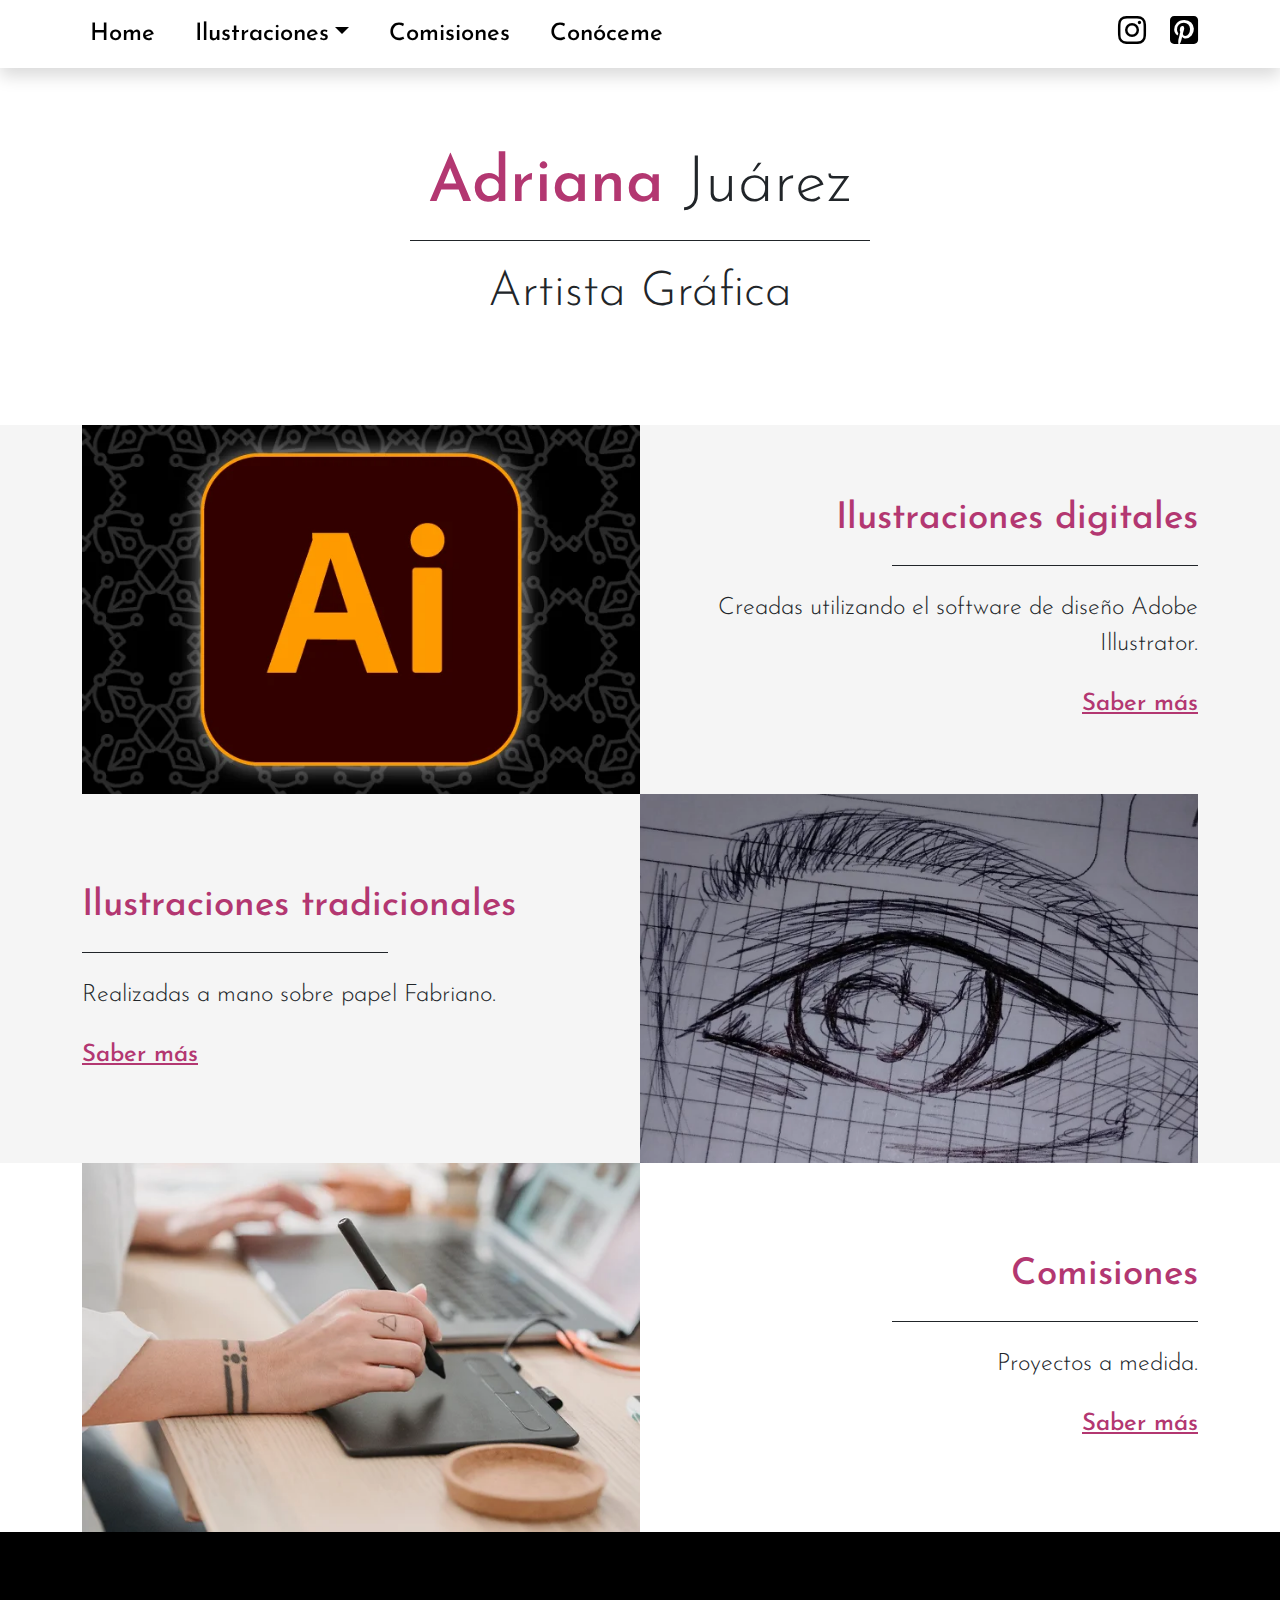
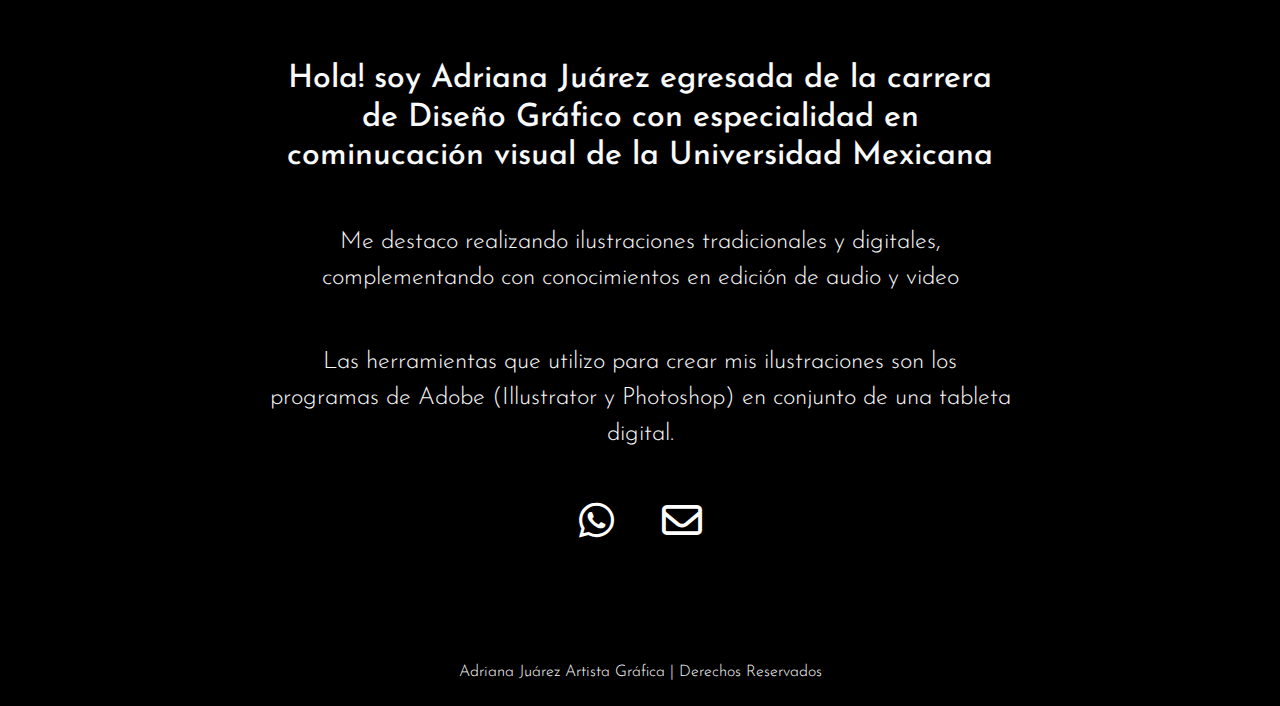
<file: index.html>
<!DOCTYPE html>
<html lang="es">
<head>
	<meta charset="UTF-8">
	<meta name="viewport" content="width=device-width, initial-scale=1.0">
	<title>Adriana Juárez | Artista Gráfica</title>

	<!-- CSS -->
	<link rel="stylesheet" href="css/estilos.css">
	<link rel="stylesheet" href="css/movil.css">
	<link rel="stylesheet" href="css/bootstrap.min.css">

	<!-- FONTAWESOME -->
	<link rel="stylesheet" href="https://cdnjs.cloudflare.com/ajax/libs/font-awesome/6.2.0/css/all.min.css">

	<!-- FAVICON -->
	<link rel="shortcut icon" href="icono.png" type="image/x-icon">	
</head>

<body>
	<!-- LOADING -->
    <div class="loading" id="loading">
        <div class="lds-dual-ring"></div>
    </div>

	<header>
		<!-- BARRA DE NAVEGACION -->
		<div id="barra" class="shadow">
			<div class="container">
				<nav class="navbar navbar-expand-lg navbar-light">
				  <div class="container-fluid">

				  	<!-- MARCA -->
				    <!--<a class="navbar-brand" href="#">Mi <span>Blog</span></a>-->

				    <!-- BURGER -->
				    <button class="navbar-toggler" type="button" data-bs-toggle="collapse" data-bs-target="#navbarSupportedContent" aria-controls="navbarSupportedContent" aria-expanded="false" aria-label="Toggle navigation">
				      <span class="navbar-toggler-icon"></span>
				    </button>

				    <!-- MENU -->
				    <div class="collapse navbar-collapse" id="navbarSupportedContent">
				    	<div class="row">
				    		<div class="col-md-6">
				    			<div class="cont-menu">
				    				<ul class="navbar-nav me-auto mb-2 mb-lg-0">
				    					<!-- LINK -->
				        				<li class="nav-item me-md-4">
				          					<a class="nav-link text-reset" aria-current="page" href="#">Home</a>
				        				</li>

				        				<!-- LINK -->
				       					<li class="nav-item me-md-4">
				          					<div class="dropdown">
  												<a class="nav-link text-reset dropdown-toggle" type="button" data-bs-toggle="dropdown" aria-expanded="false">Ilustraciones</a>
  												<ul class="dropdown-menu">
  													<li>
  														<a class="dropdown-item" href="#digital">Digitales</a>
  													</li>
  													<li>
  														<a class="dropdown-item" href="#tradicional">Tradicionales</a>
  													</li>
  												</ul>
											</div>
				        				</li>

				        				<!-- LINK -->
				        				<li class="nav-item me-md-4">
				          					<a class="nav-link text-reset" aria-current="page" href="#comision">Comisiones</a>
				        				</li>

				        				<!-- LINK -->
				        				<li class="nav-item">
				          					<a class="nav-link text-reset" aria-current="page" href="#conoceme">Conóceme</a>
				        				</li>
				    				</ul>
				    			</div>				
				    		</div>
				    		<div class="col-md-6">
				    			<div class="cont-redes">
				    				<ul class="navbar-nav">
							        	<li class="pe-md-4">
								        	<a href="https://www.instagram.com/adrijuarez_art/" target="_blank"><i class="fa-brands fa-instagram"></i></a>
								        </li>

								        <li>
								        	<a href="https://www.pinterest.com.mx/adrijuarez_art/?invite_code=f84b431695db41a396aef050c791cfa4&sender=751256918999340585" target="_blank"><i class="fa-brands fa-square-pinterest"></i></a>
								        </li>
							        </ul>
				    			</div>					
				    		</div>
				    	</div>		
				    </div>
				  </div>
				</nav>			
			</div>
		</div>

		<!-- BIENVENIDA -->
		<div id="bienvenida" class="d-flex flex-column justify-content-center align-items-center text-center">
			<div id="contenedor">
				<h1><span>Adriana</span> Juárez</h1>

				<hr>

				<p>Artista Gráfica</p>
				<div id="digital"></div>
			</div>
		</div>	
	</header>

	<!-- DIGITALES -->
	<section id="notaNon">
		<div class="container">
			<div class="row">
				<!-- IMG -->
				<div class="col-md-6">
					<img src="img/portadas/ilustrator.webp" alt="" class="w-100">
				</div>

				<!-- TEXTO -->
				<div class="col-md-6 d-flex flex-column justify-content-center align-items-end text-end ps-md-5 texto">
					<!-- TITULO -->
					<h2 class=""><span>Ilustraciones digitales</span></h2>

					<hr>

					<p class="mb-4">Creadas utilizando el software de diseño Adobe Illustrator.</p>

					<a href="ilustraciones-digitales.html">Saber más</a>
					<div id="tradicional"></div>
				</div>
			</div>
		</div>
	</section>

	<!-- TRADICIONALES -->
	<section id="notaPar">
		<div class="container">
			<div class="row">
				<!-- TEXTO -->
				<div class="col-md-6 d-flex flex-column justify-content-center align-items-start pe-md-5 order-2 order-md-1 texto">
					<!-- TITULO -->
					<h2 class=""><span>Ilustraciones tradicionales</span></h2>

					<hr>

					<p class="mb-4">Realizadas a mano sobre papel Fabriano.</p>

					<a href="ilustraciones-tradicionales.html">Saber más</a>
					<div id="comision"></div>
				</div>

				<!-- IMG -->
				<div class="col-md-6 order-1 order-md-2">
					<img src="img/portadas/tradicional.webp"  alt="" class="w-100">
				</div>
			</div>
		</div>
	</section>

	<!-- COMISIONES -->
	<section id="notaNon-comision">
		<div class="container">
			<div class="row">
				<!-- IMG -->
				<div class="col-md-6">
					<img src="img/portadas/comision.webp" alt="" class="w-100">
				</div>

				<!-- TEXTO -->
				<div class="col-md-6 d-flex flex-column justify-content-center align-items-end text-end ps-md-5 texto">
					<!-- TITULO -->
					<h2 class=""><span>Comisiones</span></h2>

					<hr>

					<p class="mb-4">Proyectos a medida.</p>

					<a href="comisiones.html">Saber más</a>
					<div id="conoceme"></div>
				</div>
			</div>
		</div>
	</section>

	<!-- ABOUT -->
	<section id="about" class="">
		<div class="container">

			<!-- TEXTO -->
			<div class="row">
				<!-- ESPACIO -->
				<div class="col-2"></div>

				<!-- CONTENEDOR -->
				<div class="col-md-8 d-flex flex-column justify-content-center align-items-center text-center text-light texto">
					<h2>Hola! soy <span>Adriana Juárez</span> egresada de la carrera de Diseño Gráfico con especialidad en cominucación visual de la Universidad Mexicana</h2>

					<p class="my-5">Me destaco realizando ilustraciones tradicionales y digitales, complementando con conocimientos en edición de audio y video</p>

					<p class="mb-5">Las herramientas que utilizo para crear mis ilustraciones son los programas de Adobe (Illustrator y Photoshop) en conjunto de una tableta digital.</p>

					<div id="iconosRedes" class="d-flex justify-content-center align-items-center">
						<!-- WHATTS -->
						<div>
							<a href=""><i class="fa-brands fa-whatsapp"></i></a>
						</div>

						<!-- CORREO -->
						<div class="ms-5">
							<a href=""><i class="fa-regular fa-envelope"></i></a>
						</div>
					</div>
				</div>

				<!-- ESPACIO -->
				<div class="col-2"></div>
			</div>
		</div>
	</section>

	<!-- FOOTER -->
	<footer id="footer" class="py-4">
		<div class="container">
			<div class="row">
				<div class="co-12 d-flex flex-column justify-content-center align-items-center text-center text-light">
					<h3 class="">Adriana Juárez Artista Gráfica | Derechos Reservados</h3>
				</div>
			</div>
		</div>
	</footer>


<!-- BOOTSTRAP Y POPPY -->
<script src="https://cdn.jsdelivr.net/npm/@popperjs/core@2.11.8/dist/umd/popper.min.js" integrity="sha384-I7E8VVD/ismYTF4hNIPjVp/Zjvgyol6VFvRkX/vR+Vc4jQkC+hVqc2pM8ODewa9r" crossorigin="anonymous"></script>
<script src="https://cdn.jsdelivr.net/npm/bootstrap@5.3.0/dist/js/bootstrap.min.js" integrity="sha384-fbbOQedDUMZZ5KreZpsbe1LCZPVmfTnH7ois6mU1QK+m14rQ1l2bGBq41eYeM/fS" crossorigin="anonymous"></script>
<script src="js/loading.js"></script>
</body>
</html>
</file>
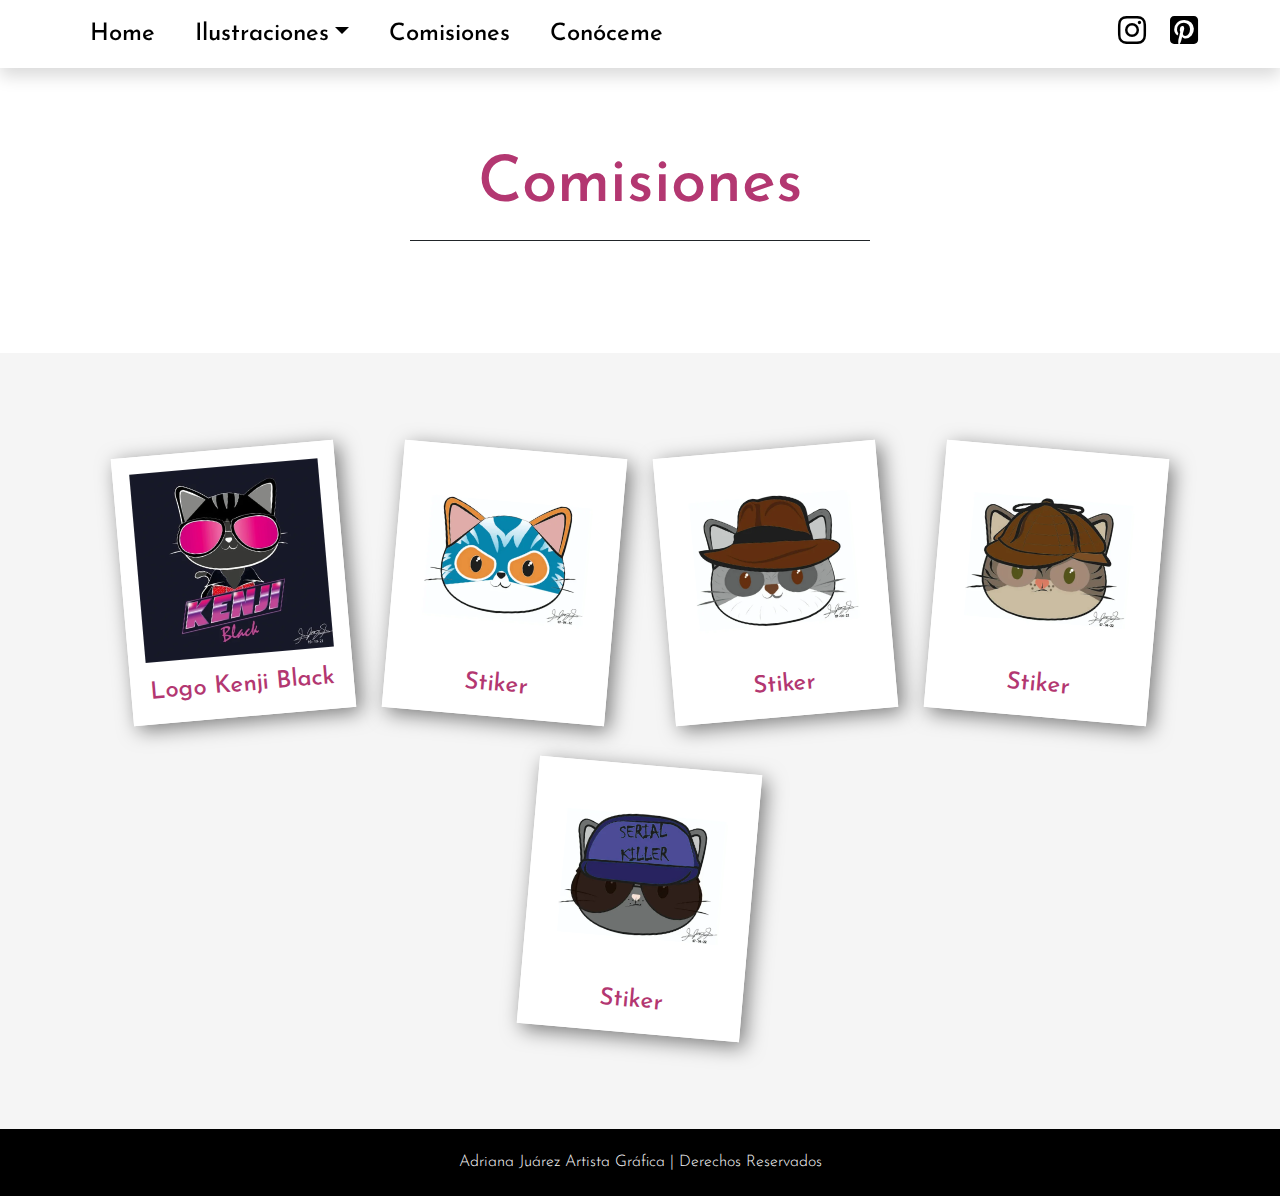
<file: comisiones.html>
<!DOCTYPE html>
<html lang="es">
<head>
	<meta charset="UTF-8">
	<meta name="viewport" content="width=device-width, initial-scale=1.0">
	<title>Comisiones | Adriana Juárez</title>

	<!-- CSS -->
	<link rel="stylesheet" href="css/estilos.css">
	<link rel="stylesheet" href="css/movil.css">
	<link rel="stylesheet" href="css/bootstrap.min.css">

	<!-- FONTAWESOME -->
	<link rel="stylesheet" href="https://cdnjs.cloudflare.com/ajax/libs/font-awesome/6.2.0/css/all.min.css">

	<!-- FAVICON -->
	<link rel="shortcut icon" href="icono.png" type="image/x-icon">	
</head>

<body>
	<!-- LOADING -->
    <div class="loading" id="loading">
        <div class="lds-dual-ring"></div>
    </div>

	<header>
		<!-- BARRA DE NAVEGACION -->
		<div id="barra" class="shadow">
			<div class="container">
				<nav class="navbar navbar-expand-lg navbar-light">
				  <div class="container-fluid">

				  	<!-- MARCA -->
				    <!--<a class="navbar-brand" href="#">Mi <span>Blog</span></a>-->

				    <!-- BURGER -->
				    <button class="navbar-toggler" type="button" data-bs-toggle="collapse" data-bs-target="#navbarSupportedContent" aria-controls="navbarSupportedContent" aria-expanded="false" aria-label="Toggle navigation">
				      <span class="navbar-toggler-icon"></span>
				    </button>

				    <!-- MENU -->
				    <div class="collapse navbar-collapse" id="navbarSupportedContent">
				    	<div class="row">
				    		<div class="col-md-6">
				    			<div class="cont-menu">
				    				<ul class="navbar-nav me-auto mb-2 mb-lg-0">
				    					<!-- LINK -->
				        				<li class="nav-item me-md-4">
				          					<a class="nav-link text-reset" aria-current="page" href="index.html">Home</a>
				        				</li>

				        				<!-- LINK -->
				       					<li class="nav-item me-md-4">
				          					<div class="dropdown">
  												<a class="nav-link text-reset dropdown-toggle" type="button" data-bs-toggle="dropdown" aria-expanded="false">Ilustraciones</a>
  												<ul class="dropdown-menu">
  													<li>
  														<a class="dropdown-item" href="index.html#digital">Digitales</a>
  													</li>
  													<li>
  														<a class="dropdown-item" href="index.html#tradicional">Tradicionales</a>
  													</li>
  												</ul>
											</div>
				        				</li>

				        				<!-- LINK -->
				        				<li class="nav-item me-md-4">
				          					<a class="nav-link text-reset" aria-current="page" href="index.html#comision">Comisiones</a>
				        				</li>

				        				<!-- LINK -->
				        				<li class="nav-item">
				          					<a class="nav-link text-reset" aria-current="page" href="index.html#about">Conóceme</a>
				        				</li>
				    				</ul>
				    			</div>				
				    		</div>
				    		<div class="col-md-6">
				    			<div class="cont-redes">
				    				<ul class="navbar-nav">
							        	<li class="pe-md-4">
								        	<a href="https://www.instagram.com/adrijuarez_art/" target="_blank"><i class="fa-brands fa-instagram"></i></a>
								        </li>

								        <li>
								        	<a href="https://www.pinterest.com.mx/adrijuarez_art/?invite_code=f84b431695db41a396aef050c791cfa4&sender=751256918999340585" target="_blank"><i class="fa-brands fa-square-pinterest"></i></a>
								        </li>
							        </ul>
				    			</div>					
				    		</div>
				    	</div>		
				    </div>
				  </div>
				</nav>			
			</div>
		</div>

		<!-- BIENVENIDA -->
		<div id="bienvenida" class="d-flex flex-column justify-content-center align-items-center text-center">
			<div id="contenedor">
				<h1><span>Comisiones</h1>

				<hr>
			</div>
		</div>	
	</header>

	<!-- BIENVENIDA -->
	<section id="digitales" class="digitales">
		<div class="container">
			<!-- CONTENEDOR -->
			<div class="" id="cuadro">
				<div class="contenedor">
					<div class="galeria">
						<!-- IMG -->
						<div class="IMG" id="IMG">
							<a type="button" data-bs-toggle="modal" data-bs-target="#papas-digital">
								<div class="row" id="foto">
									<img src="img/comisiones/c-01.webp" alt="">
								</div>

								<div class="row text-center py-3 bg-white">
									<h3>Logo Kenji Black</h3>
								</div>
							</a>
						</div>

						<!-- FOTOSUN -->
						<div class="IMG" id="IMG2">
							<a type="button" data-bs-toggle="modal" data-bs-target="#limon-digital">
								<div class="row" id="foto">
									<img src="img/comisiones/c-02.webp" alt="">
								</div>

								<div class="row text-center py-3 bg-white">
									<h3>Stiker</h3>
								</div>
							</a>
						</div>

						<!-- TP-LINK -->
						<div class="IMG" id="IMG">
							<a type="button" data-bs-toggle="modal" data-bs-target="#homero-digital">
								<div class="row" id="foto">
									<img src="img/comisiones/c-03.webp" alt="">
								</div>

								<div class="row text-center py-3 bg-white">
									<h3>Stiker</h3>
								</div>
							</a>
						</div>

						<!-- FOTOSUN -->
						<div class="IMG" id="IMG2">
							<a type="button" data-bs-toggle="modal" data-bs-target="#mario-digital">
								<div class="row" id="foto">
									<img src="img/comisiones/c-04.webp" alt="">
								</div>

								<div class="row text-center py-3 bg-white">
									<h3>Stiker</h3>
								</div>
							</a>
						</div>

						<!-- FOTOSUN -->
						<div class="IMG" id="IMG2">
							<a type="button" data-bs-toggle="modal" data-bs-target="#comision05">
								<div class="row" id="foto">
									<img src="img/comisiones/c-05.webp" alt="">
								</div>

								<div class="row text-center py-3 bg-white">
									<h3>Stiker</h3>
								</div>
							</a>
						</div>
					</div>
				</div>
			</div>
		</div>

		<!-- MODALES -->
		<!-- IMG -->
		<div class="modal fade" id="papas-digital" tabindex="-1" aria-labelledby="exampleModalLabel" aria-hidden="true">
			<div class="modal-dialog modal-dialog-centered">
				<div class="modal-content">
					<div class="modal-header px-4">
						<div class="row" >
							<div class="col-4" id="titulo">
								<h5 class="modal-title " id="exampleModalLabel">Logo Kenji Black</h5>
							</div>
							<div class="col-4" id="like">
								<a href="">Like</a>
							</div>
							<div class="col-4" id="btn-close">
								<a type="button" class="btn-close" data-bs-dismiss="modal" aria-label="Close"></a>
							</div>
						</div>
					</div>
								
					<div class="modal-body text-center">
						<img src="img/comisiones/c-01.webp" class="w-100" alt="">
					</div>
				</div>
			</div>
		</div>

		<!-- IMG -->
		<div class="modal fade" id="limon-digital" tabindex="-1" aria-labelledby="exampleModalLabel" aria-hidden="true">
			<div class="modal-dialog modal-dialog-centered">
				<div class="modal-content">
					<div class="modal-header px-4">
						<div class="row" >
							<div class="col-4" id="titulo">
								<h5 class="modal-title " id="exampleModalLabel">Stiker</h5>
							</div>
							<div class="col-4" id="like">
								<a href="">Like</a>
							</div>
							<div class="col-4" id="btn-close">
								<a type="button" class="btn-close" data-bs-dismiss="modal" aria-label="Close"></a>
							</div>
						</div>
					</div>
								
					<div class="modal-body text-center">
						<img src="img/comisiones/c-02.webp" class="w-100" alt="">
					</div>
				</div>
			</div>
		</div>

		<!-- IMG -->
		<div class="modal fade" id="homero-digital" tabindex="-1" aria-labelledby="exampleModalLabel" aria-hidden="true">
			<div class="modal-dialog modal-dialog-centered">
				<div class="modal-content">
					<div class="modal-header px-4">
						<div class="row" >
							<div class="col-4" id="titulo">
								<h5 class="modal-title " id="exampleModalLabel">Stiker</h5>
							</div>
							<div class="col-4" id="like">
								<a href="">Like</a>
							</div>
							<div class="col-4" id="btn-close">
								<a type="button" class="btn-close" data-bs-dismiss="modal" aria-label="Close"></a>
							</div>
						</div>
					</div>
								
					<div class="modal-body text-center">
						<img src="img/comisiones/c-03.webp" class="w-100" alt="">
					</div>
				</div>
			</div>
		</div>

		<!-- IMG -->
		<div class="modal fade" id="mario-digital" tabindex="-1" aria-labelledby="exampleModalLabel" aria-hidden="true">
			<div class="modal-dialog modal-dialog-centered">
				<div class="modal-content">
					<div class="modal-header px-4">
						<div class="row" >
							<div class="col-4" id="titulo">
								<h5 class="modal-title " id="exampleModalLabel">Stiker</h5>
							</div>
							<div class="col-4" id="like">
								<a href="">Like</a>
							</div>
							<div class="col-4" id="btn-close">
								<a type="button" class="btn-close" data-bs-dismiss="modal" aria-label="Close"></a>
							</div>
						</div>
					</div>
								
					<div class="modal-body text-center">
						<img src="img/comisiones/c-04.webp" class="w-100" alt="">
					</div>
				</div>
			</div>
		</div>

		<!-- IMG -->
		<div class="modal fade" id="comision05" tabindex="-1" aria-labelledby="exampleModalLabel" aria-hidden="true">
			<div class="modal-dialog modal-dialog-centered">
				<div class="modal-content">
					<div class="modal-header px-4">
						<div class="row" >
							<div class="col-4" id="titulo">
								<h5 class="modal-title " id="exampleModalLabel">Stiker</h5>
							</div>
							<div class="col-4" id="like">
								<a href="">Like</a>
							</div>
							<div class="col-4" id="btn-close">
								<a type="button" class="btn-close" data-bs-dismiss="modal" aria-label="Close"></a>
							</div>
						</div>
					</div>
								
					<div class="modal-body text-center">
						<img src="img/comisiones/c-05.webp" class="w-100" alt="">
					</div>
				</div>
			</div>
		</div>
	</section>

	

	<!-- FOOTER -->
	<footer id="footer" class="py-4">
		<div class="container">
			<div class="row">
				<div class="co-12 d-flex flex-column justify-content-center align-items-center text-center text-light">
					<h3 class="">Adriana Juárez Artista Gráfica | Derechos Reservados</h3>
				</div>
			</div>
		</div>
	</footer>


<!-- BOOTSTRAP Y POPPY -->
<script src="https://cdn.jsdelivr.net/npm/@popperjs/core@2.11.8/dist/umd/popper.min.js" integrity="sha384-I7E8VVD/ismYTF4hNIPjVp/Zjvgyol6VFvRkX/vR+Vc4jQkC+hVqc2pM8ODewa9r" crossorigin="anonymous"></script>
<script src="https://cdn.jsdelivr.net/npm/bootstrap@5.3.0/dist/js/bootstrap.min.js" integrity="sha384-fbbOQedDUMZZ5KreZpsbe1LCZPVmfTnH7ois6mU1QK+m14rQ1l2bGBq41eYeM/fS" crossorigin="anonymous"></script>
<script src="js/loading.js"></script>
</body>
</html>
</file>
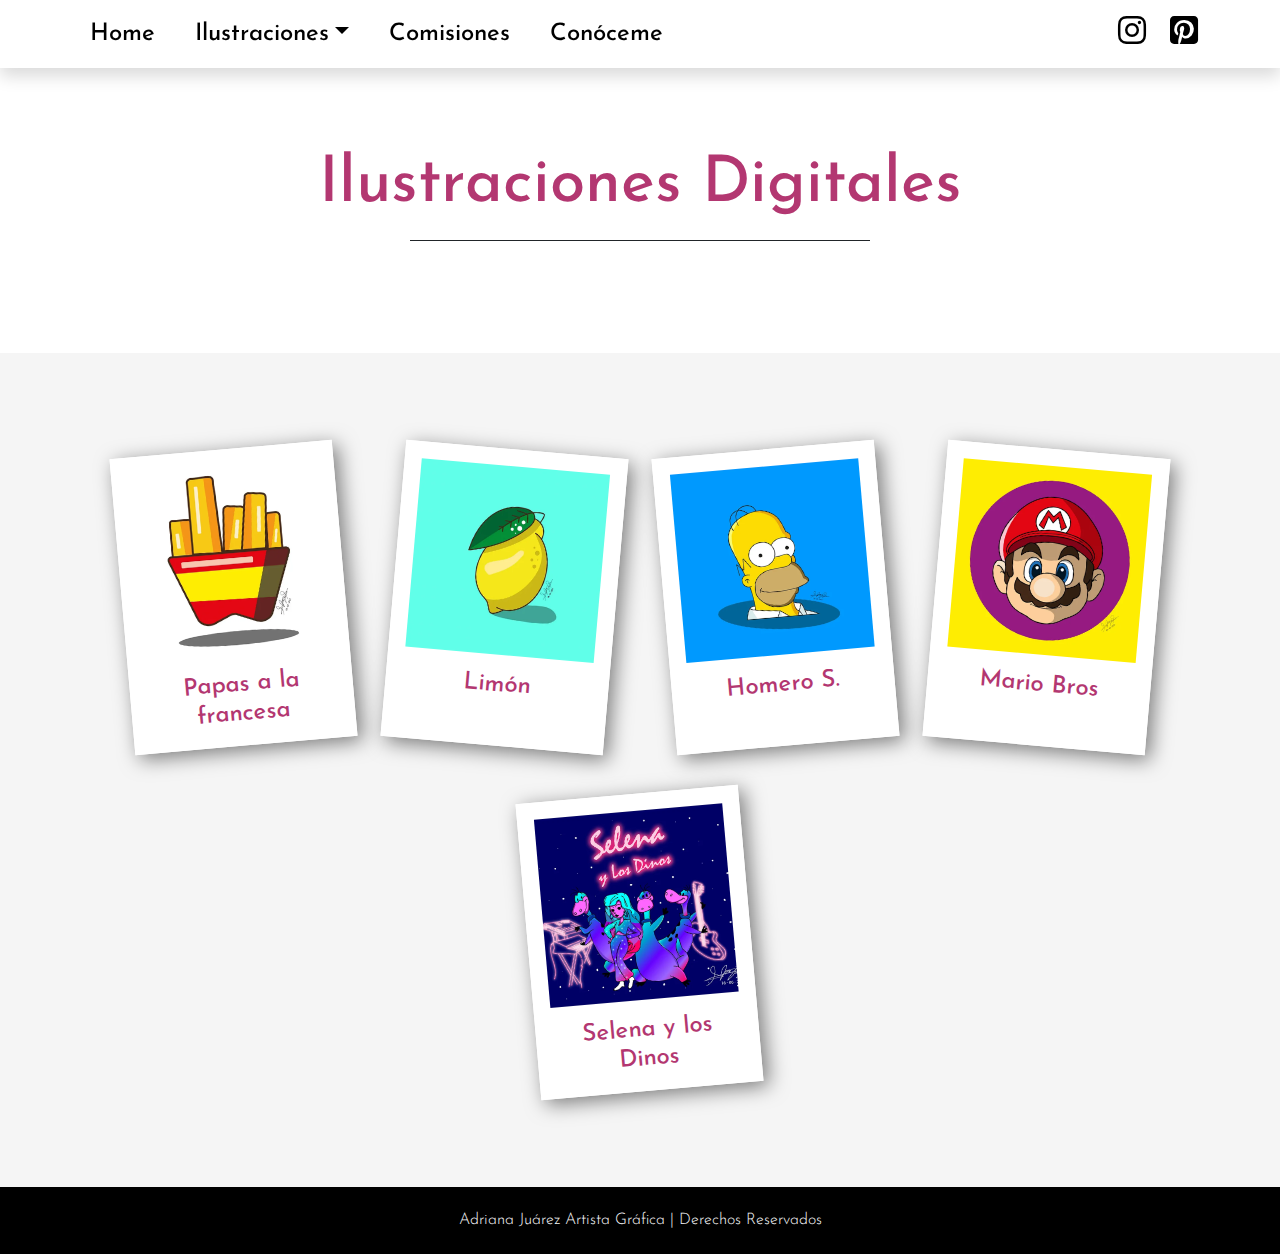
<file: ilustraciones-digitales.html>
<!DOCTYPE html>
<html lang="es">
<head>
	<meta charset="UTF-8">
	<meta name="viewport" content="width=device-width, initial-scale=1.0">
	<title>Ilustraciones Digitales | Adriana Juárez</title>

	<!-- CSS -->
	<link rel="stylesheet" href="css/estilos.css">
	<link rel="stylesheet" href="css/movil.css">
	<link rel="stylesheet" href="css/bootstrap.min.css">

	<!-- FONTAWESOME -->
	<link rel="stylesheet" href="https://cdnjs.cloudflare.com/ajax/libs/font-awesome/6.2.0/css/all.min.css">

	<!-- FAVICON -->
	<link rel="shortcut icon" href="icono.png" type="image/x-icon">	
</head>

<body>
	<!-- LOADING -->
    <div class="loading" id="loading">
        <div class="lds-dual-ring"></div>
    </div>

	<header>
		<!-- BARRA DE NAVEGACION -->
		<div id="barra" class="shadow">
			<div class="container">
				<nav class="navbar navbar-expand-lg navbar-light">
				  <div class="container-fluid">

				  	<!-- MARCA -->
				    <!--<a class="navbar-brand" href="#">Mi <span>Blog</span></a>-->

				    <!-- BURGER -->
				    <button class="navbar-toggler" type="button" data-bs-toggle="collapse" data-bs-target="#navbarSupportedContent" aria-controls="navbarSupportedContent" aria-expanded="false" aria-label="Toggle navigation">
				      <span class="navbar-toggler-icon"></span>
				    </button>

				    <!-- MENU -->
				    <div class="collapse navbar-collapse" id="navbarSupportedContent">
				    	<div class="row">
				    		<div class="col-md-6">
				    			<div class="cont-menu">
				    				<ul class="navbar-nav me-auto mb-2 mb-lg-0">
				    					<!-- LINK -->
				        				<li class="nav-item me-md-4">
				          					<a class="nav-link text-reset" aria-current="page" href="index.html">Home</a>
				        				</li>

				        				<!-- LINK -->
				       					<li class="nav-item me-md-4">
				          					<div class="dropdown">
  												<a class="nav-link text-reset dropdown-toggle" type="button" data-bs-toggle="dropdown" aria-expanded="false">Ilustraciones</a>
  												<ul class="dropdown-menu">
  													<li>
  														<a class="dropdown-item" href="index.html#digital">Digitales</a>
  													</li>
  													<li>
  														<a class="dropdown-item" href="index.html#tradicional">Tradicionales</a>
  													</li>
  												</ul>
											</div>
				        				</li>

				        				<!-- LINK -->
				        				<li class="nav-item me-md-4">
				          					<a class="nav-link text-reset" aria-current="page" href="index.html#comision">Comisiones</a>
				        				</li>

				        				<!-- LINK -->
				        				<li class="nav-item">
				          					<a class="nav-link text-reset" aria-current="page" href="index.html#about">Conóceme</a>
				        				</li>
				    				</ul>
				    			</div>				
				    		</div>
				    		<div class="col-md-6">
				    			<div class="cont-redes">
				    				<ul class="navbar-nav">
							        	<li class="pe-md-4">
								        	<a href="https://www.instagram.com/adrijuarez_art/" target="_blank"><i class="fa-brands fa-instagram"></i></a>
								        </li>

								        <li>
								        	<a href="https://www.pinterest.com.mx/adrijuarez_art/?invite_code=f84b431695db41a396aef050c791cfa4&sender=751256918999340585" target="_blank"><i class="fa-brands fa-square-pinterest"></i></a>
								        </li>
							        </ul>
				    			</div>					
				    		</div>
				    	</div>		
				    </div>
				  </div>
				</nav>			
			</div>
		</div>

		<!-- BIENVENIDA -->
		<div id="bienvenida" class="d-flex flex-column justify-content-center align-items-center text-center">
			<div id="contenedor">
				<h1><span>Ilustraciones Digitales</h1>

				<hr>
			</div>
		</div>	
	</header>

	<!-- BIENVENIDA -->
	<section id="digitales" class="digitales">
		<div class="container">
			<!-- CONTENEDOR -->
			<div class="" id="cuadro">
				<div class="contenedor">
					<div class="galeria">
						<!-- IMG -->
						<div class="IMG" id="IMG">
							<a type="button" data-bs-toggle="modal" data-bs-target="#papas-digital">
								<div class="row" id="foto">
									<img src="img/digitales/d-01.webp" alt="">
								</div>

								<div class="row text-center py-3 bg-white">
									<h3>Papas a la francesa</h3>
								</div>
							</a>
						</div>

						<!-- IMG -->
						<div class="IMG" id="IMG2">
							<a type="button" data-bs-toggle="modal" data-bs-target="#limon-digital">
								<div class="row" id="foto">
									<img src="img/digitales/d-02.webp" alt="">
								</div>

								<div class="row text-center py-3 bg-white">
									<h3>Limón</h3>
								</div>
							</a>
						</div>

						<!-- IMG -->
						<div class="IMG" id="IMG">
							<a type="button" data-bs-toggle="modal" data-bs-target="#homero-digital">
								<div class="row" id="foto">
									<img src="img/digitales/d-03.webp" alt="">
								</div>

								<div class="row text-center py-3 bg-white">
									<h3>Homero S.</h3>
								</div>
							</a>
						</div>

						<!-- IMG -->
						<div class="IMG" id="IMG2">
							<a type="button" data-bs-toggle="modal" data-bs-target="#mario-digital">
								<div class="row" id="foto">
									<img src="img/digitales/d-04.webp" alt="">
								</div>

								<div class="row text-center py-3 bg-white">
									<h3>Mario Bros</h3>
								</div>
							</a>
						</div>

						<!-- +++ -->

						<!-- IMG -->
						<div class="IMG" id="IMG">
							<a type="button" data-bs-toggle="modal" data-bs-target="#selena">
								<div class="row" id="foto">
									<img src="img/digitales/d-05.webp" alt="">
								</div>

								<div class="row text-center py-3 bg-white">
									<h3>Selena y los Dinos</h3>
								</div>
							</a>
						</div>
					</div>
				</div>
			</div>
		</div>

		<!-- MODALES -->
		<!-- IMG -->
		<div class="modal fade" id="papas-digital" tabindex="-1" aria-labelledby="exampleModalLabel" aria-hidden="true">
			<div class="modal-dialog modal-dialog-centered">
				<div class="modal-content">
					<div class="modal-header px-4">
						<div class="row" >
							<!--<div class="col-4" id="titulo">
								<h5 class="modal-title " id="exampleModalLabel">Papas a la francesa</h5>
							</div>-->
							<div class="col-6" id="titulo">
								<a href="https://www.instagram.com/p/CrbtFwROG6K/" target="_blank">Dale like</a>
							</div>
							<div class="col-6" id="btn-close">
								<a type="button" class="btn-close" data-bs-dismiss="modal" aria-label="Close"></a>
							</div>
						</div>
					</div>
								
					<div class="modal-body text-center">
						<img src="img/digitales/d-01.webp" class="w-100" alt="">
					</div>
				</div>
			</div>
		</div>

		<!-- IMG -->
		<div class="modal fade" id="limon-digital" tabindex="-1" aria-labelledby="exampleModalLabel" aria-hidden="true">
			<div class="modal-dialog modal-dialog-centered">
				<div class="modal-content">
					<div class="modal-header px-4">
						<div class="row" >
							<!--<div class="col-4" id="titulo">
								<h5 class="modal-title " id="exampleModalLabel">Limón</h5>
							</div>-->
							<div class="col-6" id="titulo">
								<a href="https://www.instagram.com/p/Cr_r_vpuiny/" target="_blank">Dale like</a>
							</div>
							<div class="col-6" id="btn-close">
								<a type="button" class="btn-close" data-bs-dismiss="modal" aria-label="Close"></a>
							</div>
						</div>
					</div>
								
					<div class="modal-body text-center">
						<img src="img/digitales/d-02.webp" class="w-100" alt="">
					</div>
				</div>
			</div>
		</div>

		<!-- IMG -->
		<div class="modal fade" id="homero-digital" tabindex="-1" aria-labelledby="exampleModalLabel" aria-hidden="true">
			<div class="modal-dialog modal-dialog-centered">
				<div class="modal-content">
					<div class="modal-header px-4">
						<div class="row" >
							<!--<div class="col-4" id="titulo">
								<h5 class="modal-title " id="exampleModalLabel">Homero S.</h5>
							</div>-->
							<div class="col-md-6" id="titulo">
								<a href="https://www.instagram.com/p/Cso5JsYOLwa/" target="_blank">Dale Like</a>
							</div>
							<div class="col-md-6" id="btn-close">
								<a type="button" class="btn-close" data-bs-dismiss="modal" aria-label="Close"></a>
							</div>
						</div>
					</div>
								
					<div class="modal-body text-center">
						<img src="img/digitales/d-03.webp" class="w-100" alt="">
					</div>
				</div>
			</div>
		</div>

		<!-- IMG -->
		<div class="modal fade" id="mario-digital" tabindex="-1" aria-labelledby="exampleModalLabel" aria-hidden="true">
			<div class="modal-dialog modal-dialog-centered">
				<div class="modal-content">
					<div class="modal-header px-4">
						<div class="row" >
							<!--<div class="col-4" id="titulo">
								<h5 class="modal-title " id="exampleModalLabel">Mario Bros</h5>
							</div>-->
							<div class="col-md-6" id="titulo">
								<a href="https://www.instagram.com/p/CtNErPXuwSb/?utm_source=ig_web_copy_link&igshid=MzRlODBiNWFlZA==" target="_blank">Dale like</a>
							</div>
							<div class="col-md-6" id="btn-close">
								<a type="button" class="btn-close" data-bs-dismiss="modal" aria-label="Close"></a>
							</div>
						</div>
					</div>
								
					<div class="modal-body text-center">
						<img src="img/digitales/d-04.webp" class="w-100" alt="">
					</div>
				</div>
			</div>
		</div>

		<!-- IMG -->
		<div class="modal fade" id="selena" tabindex="-1" aria-labelledby="exampleModalLabel" aria-hidden="true">
			<div class="modal-dialog modal-dialog-centered">
				<div class="modal-content">
					<div class="modal-header px-4">
						<div class="row" >
							<!--<div class="col-4" id="titulo">
								<h5 class="modal-title " id="exampleModalLabel">Mario Bros</h5>
							</div>-->
							<div class="col-md-6" id="titulo">
								<a href="https://www.instagram.com/p/CBg7rzzJnwi/" target="_blank">Dale like</a>
							</div>
							<div class="col-md-6" id="btn-close">
								<a type="button" class="btn-close" data-bs-dismiss="modal" aria-label="Close"></a>
							</div>
						</div>
					</div>
								
					<div class="modal-body text-center">
						<img src="img/digitales/d-05.webp" class="w-100" alt="">
					</div>
				</div>
			</div>
		</div>
	</section>

	

	<!-- FOOTER -->
	<footer id="footer" class="py-4">
		<div class="container">
			<div class="row">
				<div class="co-12 d-flex flex-column justify-content-center align-items-center text-center text-light">
					<h3 class="">Adriana Juárez Artista Gráfica | Derechos Reservados</h3>
				</div>
			</div>
		</div>
	</footer>


<!-- BOOTSTRAP Y POPPY -->
<script src="https://cdn.jsdelivr.net/npm/@popperjs/core@2.11.8/dist/umd/popper.min.js" integrity="sha384-I7E8VVD/ismYTF4hNIPjVp/Zjvgyol6VFvRkX/vR+Vc4jQkC+hVqc2pM8ODewa9r" crossorigin="anonymous"></script>
<script src="https://cdn.jsdelivr.net/npm/bootstrap@5.3.0/dist/js/bootstrap.min.js" integrity="sha384-fbbOQedDUMZZ5KreZpsbe1LCZPVmfTnH7ois6mU1QK+m14rQ1l2bGBq41eYeM/fS" crossorigin="anonymous"></script>
<script src="js/loading.js"></script>
</body>
</html>
</file>
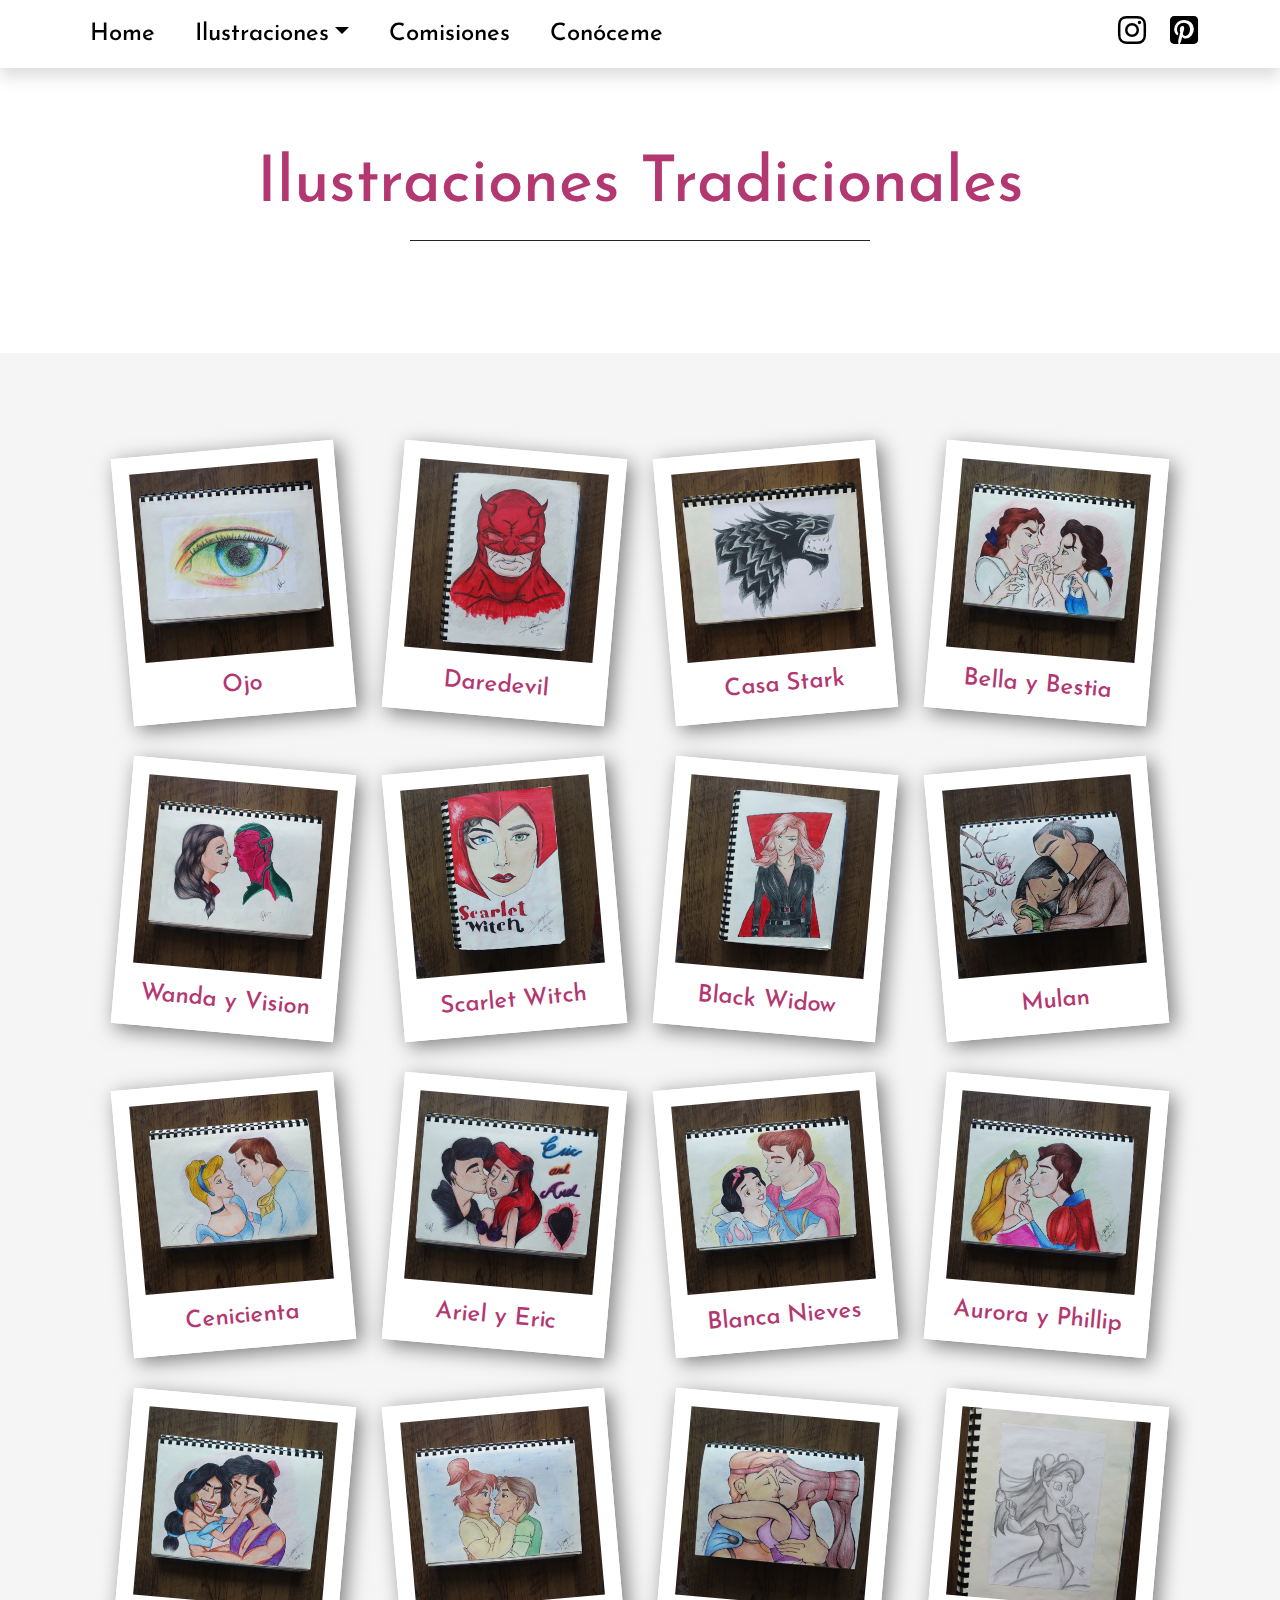
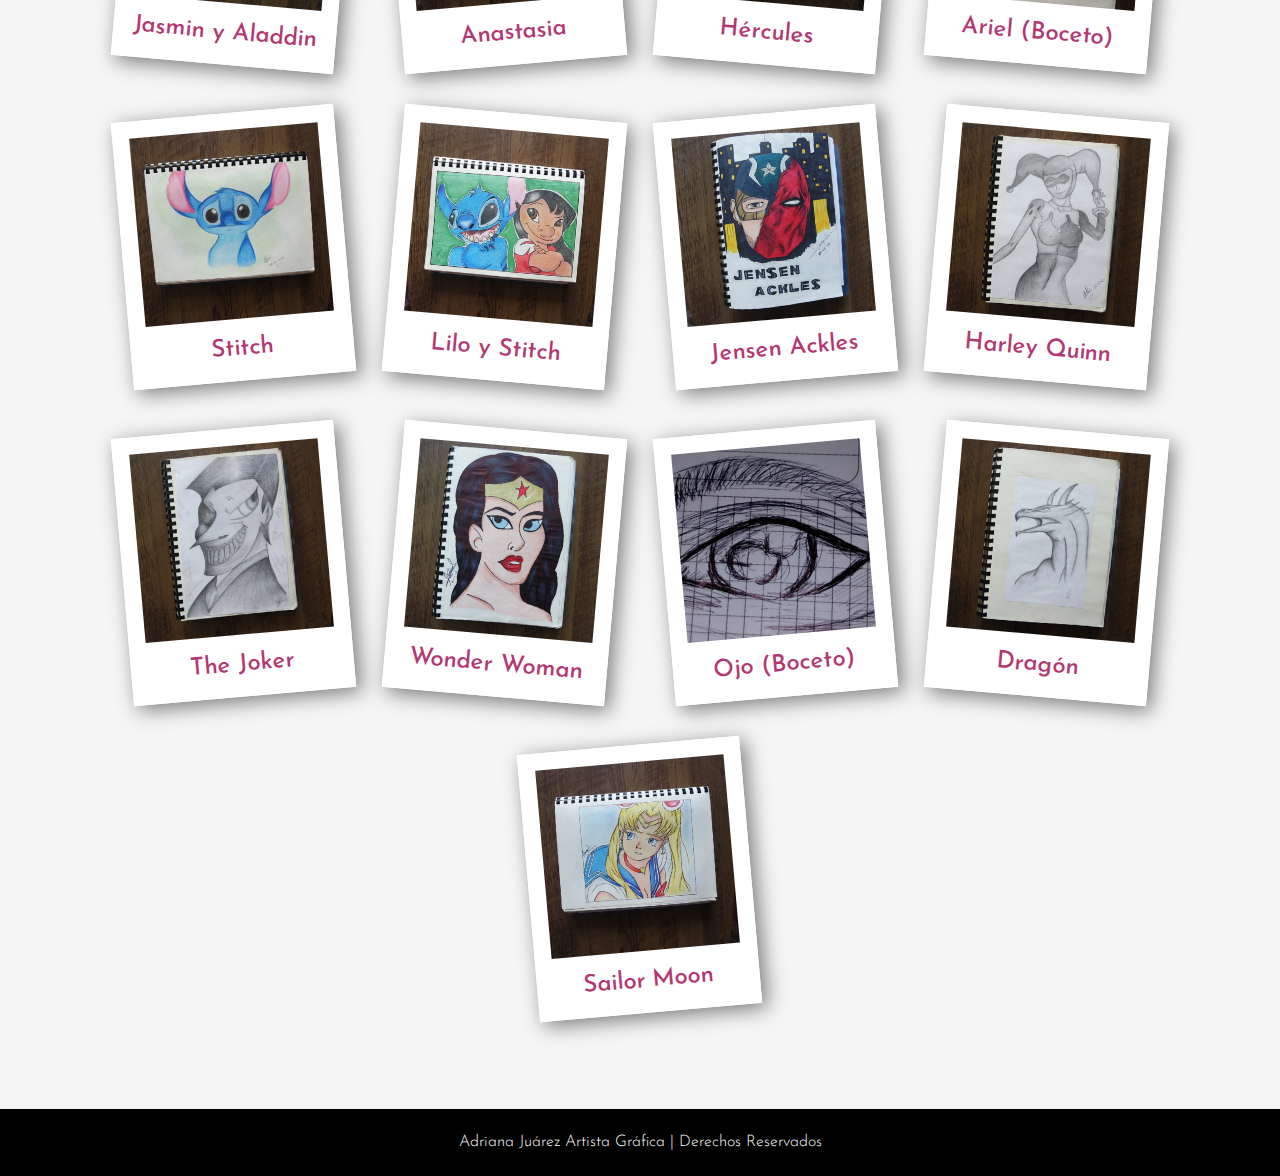
<file: ilustraciones-tradicionales.html>
<!DOCTYPE html>
<html lang="es">
<head>
	<meta charset="UTF-8">
	<meta name="viewport" content="width=device-width, initial-scale=1.0">
	<title>Ilustraciones Tradicionales | Adriana Juárez</title>

	<!-- CSS -->
	<link rel="stylesheet" href="css/estilos.css">
	<link rel="stylesheet" href="css/movil.css">
	<link rel="stylesheet" href="css/bootstrap.min.css">

	<!-- FONTAWESOME -->
	<link rel="stylesheet" href="https://cdnjs.cloudflare.com/ajax/libs/font-awesome/6.2.0/css/all.min.css">

	<!-- FAVICON -->
	<link rel="shortcut icon" href="icono.png" type="image/x-icon">	
</head>

<body>
	<!-- LOADING -->
    <div class="loading" id="loading">
        <div class="lds-dual-ring"></div>
    </div>

	<header>
		<!-- BARRA DE NAVEGACION -->
		<div id="barra" class="shadow">
			<div class="container">
				<nav class="navbar navbar-expand-lg navbar-light">
				  <div class="container-fluid">

				  	<!-- MARCA -->
				    <!--<a class="navbar-brand" href="#">Mi <span>Blog</span></a>-->

				    <!-- BURGER -->
				    <button class="navbar-toggler" type="button" data-bs-toggle="collapse" data-bs-target="#navbarSupportedContent" aria-controls="navbarSupportedContent" aria-expanded="false" aria-label="Toggle navigation">
				      <span class="navbar-toggler-icon"></span>
				    </button>

				    <!-- MENU -->
				    <div class="collapse navbar-collapse" id="navbarSupportedContent">
				    	<div class="row">
				    		<div class="col-md-6">
				    			<div class="cont-menu">
				    				<ul class="navbar-nav me-auto mb-2 mb-lg-0">
				    					<!-- LINK -->
				        				<li class="nav-item me-md-4">
				          					<a class="nav-link text-reset" aria-current="page" href="index.html">Home</a>
				        				</li>

				        				<!-- LINK -->
				       					<li class="nav-item me-md-4">
				          					<div class="dropdown">
  												<a class="nav-link text-reset dropdown-toggle" type="button" data-bs-toggle="dropdown" aria-expanded="false">Ilustraciones</a>
  												<ul class="dropdown-menu">
  													<li>
  														<a class="dropdown-item" href="index.html#digital">Digitales</a>
  													</li>
  													<li>
  														<a class="dropdown-item" href="index.html#tradicional">Tradicionales</a>
  													</li>
  												</ul>
											</div>
				        				</li>

				        				<!-- LINK -->
				        				<li class="nav-item me-md-4">
				          					<a class="nav-link text-reset" aria-current="page" href="index.html#comision">Comisiones</a>
				        				</li>

				        				<!-- LINK -->
				        				<li class="nav-item">
				          					<a class="nav-link text-reset" aria-current="page" href="index.html#about">Conóceme</a>
				        				</li>
				    				</ul>
				    			</div>				
				    		</div>
				    		<div class="col-md-6">
				    			<div class="cont-redes">
				    				<ul class="navbar-nav">
							        	<li class="pe-md-4">
								        	<a href="https://www.instagram.com/adrijuarez_art/" target="_blank"><i class="fa-brands fa-instagram"></i></a>
								        </li>

								        <li>
								        	<a href="https://www.pinterest.com.mx/adrijuarez_art/?invite_code=f84b431695db41a396aef050c791cfa4&sender=751256918999340585" target="_blank"><i class="fa-brands fa-square-pinterest"></i></a>
								        </li>
							        </ul>
				    			</div>					
				    		</div>
				    	</div>		
				    </div>
				  </div>
				</nav>			
			</div>
		</div>

		<!-- BIENVENIDA -->
		<div id="bienvenida" class="d-flex flex-column justify-content-center align-items-center text-center">
			<div id="contenedor">
				<h1><span>Ilustraciones Tradicionales</h1>

				<hr>
			</div>
		</div>	
	</header>

	<!-- BIENVENIDA -->
	<section id="digitales" class="digitales">
		<div class="container">
			<!-- CONTENEDOR -->
			<div class="" id="cuadro">
				<div class="contenedor">
					<div class="galeria">
						<!-- IMG -->
						<div class="IMG" id="IMG">
							<a type="button" data-bs-toggle="modal" data-bs-target="#papas-digital">
								<div class="row" id="foto">
									<img src="img/tradicionales/t-01.webp" alt="">
								</div>

								<div class="row text-center py-3 bg-white">
									<h3>Ojo</h3>
								</div>
							</a>
						</div>

						<!-- IMG -->
						<div class="IMG" id="IMG2">
							<a type="button" data-bs-toggle="modal" data-bs-target="#limon-digital">
								<div class="row" id="foto">
									<img src="img/tradicionales/t-02.webp" alt="">
								</div>

								<div class="row text-center py-3 bg-white">
									<h3>Daredevil</h3>
								</div>
							</a>
						</div>

						<!-- IMG -->
						<div class="IMG" id="IMG">
							<a type="button" data-bs-toggle="modal" data-bs-target="#homero-digital">
								<div class="row" id="foto">
									<img src="img/tradicionales/t-03.webp" alt="">
								</div>

								<div class="row text-center py-3 bg-white">
									<h3>Casa Stark</h3>
								</div>
							</a>
						</div>

						<!-- IMG -->
						<div class="IMG" id="IMG2">
							<a type="button" data-bs-toggle="modal" data-bs-target="#mario-digital">
								<div class="row" id="foto">
									<img src="img/tradicionales/t-04.webp" alt="">
								</div>

								<div class="row text-center py-3 bg-white">
									<h3>Bella y Bestia</h3>
								</div>
							</a>
						</div>

						<!-- +++ -->

						<!-- IMG -->
						<div class="IMG" id="IMG2">
							<a type="button" data-bs-toggle="modal" data-bs-target="#05">
								<div class="row" id="foto">
									<img src="img/tradicionales/t-05.webp" alt="">
								</div>

								<div class="row text-center py-3 bg-white">
									<h3>Wanda y Vision</h3>
								</div>
							</a>
						</div>

						<!-- IMG -->
						<div class="IMG" id="IMG">
							<a type="button" data-bs-toggle="modal" data-bs-target="#06">
								<div class="row" id="foto">
									<img src="img/tradicionales/t-06.webp" alt="">
								</div>

								<div class="row text-center py-3 bg-white">
									<h3>Scarlet Witch</h3>
								</div>
							</a>
						</div>

						<!-- IMG -->
						<div class="IMG" id="IMG2">
							<a type="button" data-bs-toggle="modal" data-bs-target="#07">
								<div class="row" id="foto">
									<img src="img/tradicionales/t-07.webp" alt="">
								</div>

								<div class="row text-center py-3 bg-white">
									<h3>Black Widow</h3>
								</div>
							</a>
						</div>

						<!-- IMG -->
						<div class="IMG" id="IMG">
							<a type="button" data-bs-toggle="modal" data-bs-target="#08">
								<div class="row" id="foto">
									<img src="img/tradicionales/t-08.webp" alt="">
								</div>

								<div class="row text-center py-3 bg-white">
									<h3>Mulan</h3>
								</div>
							</a>
						</div>

						<!-- +++ -->

						<!-- IMG -->
						<div class="IMG" id="IMG">
							<a type="button" data-bs-toggle="modal" data-bs-target="#09">
								<div class="row" id="foto">
									<img src="img/tradicionales/t-09.webp" alt="">
								</div>

								<div class="row text-center py-3 bg-white">
									<h3>Cenicienta</h3>
								</div>
							</a>
						</div>

						<!-- IMG -->
						<div class="IMG" id="IMG2">
							<a type="button" data-bs-toggle="modal" data-bs-target="#10">
								<div class="row" id="foto">
									<img src="img/tradicionales/t-10.webp" alt="">
								</div>

								<div class="row text-center py-3 bg-white">
									<h3>Ariel y Eric</h3>
								</div>
							</a>
						</div>

						<!-- IMG -->
						<div class="IMG" id="IMG">
							<a type="button" data-bs-toggle="modal" data-bs-target="#11">
								<div class="row" id="foto">
									<img src="img/tradicionales/t-11.webp" alt="">
								</div>

								<div class="row text-center py-3 bg-white">
									<h3>Blanca Nieves</h3>
								</div>
							</a>
						</div>

						<!-- IMG -->
						<div class="IMG" id="IMG2">
							<a type="button" data-bs-toggle="modal" data-bs-target="#12">
								<div class="row" id="foto">
									<img src="img/tradicionales/t-12.webp" alt="">
								</div>

								<div class="row text-center py-3 bg-white">
									<h3>Aurora y Phillip</h3>
								</div>
							</a>
						</div>

						<!-- +++ -->

						<!-- IMG -->
						<div class="IMG" id="IMG2">
							<a type="button" data-bs-toggle="modal" data-bs-target="#13">
								<div class="row" id="foto">
									<img src="img/tradicionales/t-13.webp" alt="">
								</div>

								<div class="row text-center py-3 bg-white">
									<h3>Jasmin y Aladdin</h3>
								</div>
							</a>
						</div>

						<!-- IMG -->
						<div class="IMG" id="IMG">
							<a type="button" data-bs-toggle="modal" data-bs-target="#14">
								<div class="row" id="foto">
									<img src="img/tradicionales/t-14.webp" alt="">
								</div>

								<div class="row text-center py-3 bg-white">
									<h3>Anastasia</h3>
								</div>
							</a>
						</div>

						<!-- IMG -->
						<div class="IMG" id="IMG2">
							<a type="button" data-bs-toggle="modal" data-bs-target="#15">
								<div class="row" id="foto">
									<img src="img/tradicionales/t-15.webp" alt="">
								</div>

								<div class="row text-center py-3 bg-white">
									<h3>Hércules</h3>
								</div>
							</a>
						</div>

						<!-- IMG -->
						<div class="IMG" id="IMG2">
							<a type="button" data-bs-toggle="modal" data-bs-target="#16">
								<div class="row" id="foto">
									<img src="img/tradicionales/t-16.webp" alt="">
								</div>

								<div class="row text-center py-3 bg-white">
									<h3>Ariel (Boceto)</h3>
								</div>
							</a>
						</div>

						<!-- +++ -->

						<!-- IMG -->
						<div class="IMG" id="IMG">
							<a type="button" data-bs-toggle="modal" data-bs-target="#17">
								<div class="row" id="foto">
									<img src="img/tradicionales/t-17.webp" alt="">
								</div>

								<div class="row text-center py-3 bg-white">
									<h3>Stitch</h3>
								</div>
							</a>
						</div>

						<!-- IMG -->
						<div class="IMG" id="IMG2">
							<a type="button" data-bs-toggle="modal" data-bs-target="#18">
								<div class="row" id="foto">
									<img src="img/tradicionales/t-18.webp" alt="">
								</div>

								<div class="row text-center py-3 bg-white">
									<h3>Lilo y Stitch</h3>
								</div>
							</a>
						</div>

						<!-- IMG -->
						<div class="IMG" id="IMG">
							<a type="button" data-bs-toggle="modal" data-bs-target="#19">
								<div class="row" id="foto">
									<img src="img/tradicionales/t-19.webp" alt="">
								</div>

								<div class="row text-center py-3 bg-white">
									<h3>Jensen Ackles</h3>
								</div>
							</a>
						</div>

						<!-- IMG -->
						<div class="IMG" id="IMG2">
							<a type="button" data-bs-toggle="modal" data-bs-target="#20">
								<div class="row" id="foto">
									<img src="img/tradicionales/t-20.webp" alt="">
								</div>

								<div class="row text-center py-3 bg-white">
									<h3>Harley Quinn</h3>
								</div>
							</a>
						</div>

						<!-- +++ -->

						<!-- IMG -->
						<div class="IMG" id="IMG">
							<a type="button" data-bs-toggle="modal" data-bs-target="#21">
								<div class="row" id="foto">
									<img src="img/tradicionales/t-21.webp" alt="">
								</div>

								<div class="row text-center py-3 bg-white">
									<h3>The Joker</h3>
								</div>
							</a>
						</div>

						<!-- IMG -->
						<div class="IMG" id="IMG2">
							<a type="button" data-bs-toggle="modal" data-bs-target="#22">
								<div class="row" id="foto">
									<img src="img/tradicionales/t-22.webp" alt="">
								</div>

								<div class="row text-center py-3 bg-white">
									<h3>Wonder Woman</h3>
								</div>
							</a>
						</div>

						<!-- IMG -->
						<div class="IMG" id="IMG">
							<a type="button" data-bs-toggle="modal" data-bs-target="#23">
								<div class="row" id="foto">
									<img src="img/tradicionales/t-23.webp" alt="">
								</div>

								<div class="row text-center py-3 bg-white">
									<h3>Ojo (Boceto)</h3>
								</div>
							</a>
						</div>

						<!-- IMG -->
						<div class="IMG" id="IMG2">
							<a type="button" data-bs-toggle="modal" data-bs-target="#24">
								<div class="row" id="foto">
									<img src="img/tradicionales/t-24.webp" alt="">
								</div>

								<div class="row text-center py-3 bg-white">
									<h3>Dragón</h3>
								</div>
							</a>
						</div>

						<!-- +++ -->

						<!-- IMG -->
						<div class="IMG" id="IMG">
							<a type="button" data-bs-toggle="modal" data-bs-target="#25">
								<div class="row" id="foto">
									<img src="img/tradicionales/t-25.webp" alt="">
								</div>

								<div class="row text-center py-3 bg-white">
									<h3>Sailor Moon</h3>
								</div>
							</a>
						</div>
					</div>
				</div>
			</div>
		</div>

		<!-- MODALES -->
		<!-- IMG -->
		<div class="modal fade" id="papas-digital" tabindex="-1" aria-labelledby="exampleModalLabel" aria-hidden="true">
			<div class="modal-dialog modal-dialog-centered">
				<div class="modal-content">
					<div class="modal-header px-4">
						<div class="row" >
							<!--<div class="col-4" id="titulo">
								<h5 class="modal-title " id="exampleModalLabel">Ojo</h5>
							</div>-->
							<div class="col-6" id="titulo">
								<a href="https://www.instagram.com/p/B4x-PHQJPuQ/" target="_blank">Dale like</a>
							</div>
							<div class="col-6" id="btn-close">
								<a type="button" class="btn-close" data-bs-dismiss="modal" aria-label="Close"></a>
							</div>
						</div>
					</div>
								
					<div class="modal-body text-center">
						<img src="img/tradicionales/t-01.webp" class="w-100" alt="">
					</div>
				</div>
			</div>
		</div>

		<!-- IMG -->
		<div class="modal fade" id="limon-digital" tabindex="-1" aria-labelledby="exampleModalLabel" aria-hidden="true">
			<div class="modal-dialog modal-dialog-centered">
				<div class="modal-content">
					<div class="modal-header px-4">
						<div class="row" >
							<!--<div class="col-4" id="titulo">
								<h5 class="modal-title " id="exampleModalLabel">Daredevil</h5>
							</div>-->
							<div class="col-6" id="titulo">
								<a href="https://www.instagram.com/p/B4x-WHMJAHP/" target="_blank">Dale like</a>
							</div>
							<div class="col-6" id="btn-close">
								<a type="button" class="btn-close" data-bs-dismiss="modal" aria-label="Close"></a>
							</div>
						</div>
					</div>
								
					<div class="modal-body text-center">
						<img src="img/tradicionales/t-02.webp" class="w-100" alt="">
					</div>
				</div>
			</div>
		</div>

		<!-- IMG -->
		<div class="modal fade" id="homero-digital" tabindex="-1" aria-labelledby="exampleModalLabel" aria-hidden="true">
			<div class="modal-dialog modal-dialog-centered">
				<div class="modal-content">
					<div class="modal-header px-4">
						<div class="row" >
							<!--<div class="col-4" id="titulo">
								<h5 class="modal-title " id="exampleModalLabel">Casa Stark</h5>
							</div>-->
							<div class="col-6" id="titulo">
								<a href="https://www.instagram.com/p/B4x-eebJ3TP/" target="_blank">Dale like</a>
							</div>
							<div class="col-6" id="btn-close">
								<a type="button" class="btn-close" data-bs-dismiss="modal" aria-label="Close"></a>
							</div>
						</div>
					</div>
								
					<div class="modal-body text-center">
						<img src="img/tradicionales/t-03.webp" class="w-100" alt="">
					</div>
				</div>
			</div>
		</div>

		<!-- IMG -->
		<div class="modal fade" id="mario-digital" tabindex="-1" aria-labelledby="exampleModalLabel" aria-hidden="true">
			<div class="modal-dialog modal-dialog-centered">
				<div class="modal-content">
					<div class="modal-header px-4">
						<div class="row" >
							<!--<div class="col-4" id="titulo">
								<h5 class="modal-title " id="exampleModalLabel">Bella y Bestia</h5>
							</div>-->
							<div class="col-6" id="titulo">
								<a href="https://www.instagram.com/p/B4x-jhWpq37/" target="_blank">Dale like</a>
							</div>
							<div class="col-6" id="btn-close">
								<a type="button" class="btn-close" data-bs-dismiss="modal" aria-label="Close"></a>
							</div>
						</div>
					</div>
								
					<div class="modal-body text-center">
						<img src="img/tradicionales/t-04.webp" class="w-100" alt="">
					</div>
				</div>
			</div>
		</div>

		<!-- IMG -->
		<div class="modal fade" id="05" tabindex="-1" aria-labelledby="exampleModalLabel" aria-hidden="true">
			<div class="modal-dialog modal-dialog-centered">
				<div class="modal-content">
					<div class="modal-header px-4">
						<div class="row" >
							<!--<div class="col-4" id="titulo">
								<h5 class="modal-title " id="exampleModalLabel">Bella y Bestia</h5>
							</div>-->
							<div class="col-6" id="titulo">
								<a href="https://www.instagram.com/p/B5tTDK5JLYS/" target="_blank">Dale like</a>
							</div>
							<div class="col-6" id="btn-close">
								<a type="button" class="btn-close" data-bs-dismiss="modal" aria-label="Close"></a>
							</div>
						</div>
					</div>
								
					<div class="modal-body text-center">
						<img src="img/tradicionales/t-05.webp" class="w-100" alt="">
					</div>
				</div>
			</div>
		</div>

		<!-- IMG -->
		<div class="modal fade" id="06" tabindex="-1" aria-labelledby="exampleModalLabel" aria-hidden="true">
			<div class="modal-dialog modal-dialog-centered">
				<div class="modal-content">
					<div class="modal-header px-4">
						<div class="row" >
							<!--<div class="col-4" id="titulo">
								<h5 class="modal-title " id="exampleModalLabel">Bella y Bestia</h5>
							</div>-->
							<div class="col-6" id="titulo">
								<a href="https://www.instagram.com/p/CfcISL4uTkN/" target="_blank">Dale like</a>
							</div>
							<div class="col-6" id="btn-close">
								<a type="button" class="btn-close" data-bs-dismiss="modal" aria-label="Close"></a>
							</div>
						</div>
					</div>
								
					<div class="modal-body text-center">
						<img src="img/tradicionales/t-06.webp" class="w-100" alt="">
					</div>
				</div>
			</div>
		</div>

		<!-- IMG -->
		<div class="modal fade" id="07" tabindex="-1" aria-labelledby="exampleModalLabel" aria-hidden="true">
			<div class="modal-dialog modal-dialog-centered">
				<div class="modal-content">
					<div class="modal-header px-4">
						<div class="row" >
							<!--<div class="col-4" id="titulo">
								<h5 class="modal-title " id="exampleModalLabel">Bella y Bestia</h5>
							</div>-->
							<div class="col-6" id="titulo">
								<a href="https://www.instagram.com/p/CDKXXoGpVj4/" target="_blank">Dale like</a>
							</div>
							<div class="col-6" id="btn-close">
								<a type="button" class="btn-close" data-bs-dismiss="modal" aria-label="Close"></a>
							</div>
						</div>
					</div>
								
					<div class="modal-body text-center">
						<img src="img/tradicionales/t-07.webp" class="w-100" alt="">
					</div>
				</div>
			</div>
		</div>

		<!-- IMG -->
		<div class="modal fade" id="08" tabindex="-1" aria-labelledby="exampleModalLabel" aria-hidden="true">
			<div class="modal-dialog modal-dialog-centered">
				<div class="modal-content">
					<div class="modal-header px-4">
						<div class="row" >
							<!--<div class="col-4" id="titulo">
								<h5 class="modal-title " id="exampleModalLabel">Bella y Bestia</h5>
							</div>-->
							<div class="col-6" id="titulo">
								<a href="https://www.instagram.com/p/CeWkIHhOpsz/" target="_blank">Dale like</a>
							</div>
							<div class="col-6" id="btn-close">
								<a type="button" class="btn-close" data-bs-dismiss="modal" aria-label="Close"></a>
							</div>
						</div>
					</div>
								
					<div class="modal-body text-center">
						<img src="img/tradicionales/t-08.webp" class="w-100" alt="">
					</div>
				</div>
			</div>
		</div>

		<!-- IMG -->
		<div class="modal fade" id="09" tabindex="-1" aria-labelledby="exampleModalLabel" aria-hidden="true">
			<div class="modal-dialog modal-dialog-centered">
				<div class="modal-content">
					<div class="modal-header px-4">
						<div class="row" >
							<!--<div class="col-4" id="titulo">
								<h5 class="modal-title " id="exampleModalLabel">Bella y Bestia</h5>
							</div>-->
							<div class="col-6" id="titulo">
								<a href="https://www.instagram.com/p/B40e731J1Ii/" target="_blank">Dale like</a>
							</div>
							<div class="col-6" id="btn-close">
								<a type="button" class="btn-close" data-bs-dismiss="modal" aria-label="Close"></a>
							</div>
						</div>
					</div>
								
					<div class="modal-body text-center">
						<img src="img/tradicionales/t-09.webp" class="w-100" alt="">
					</div>
				</div>
			</div>
		</div>

		<!-- IMG -->
		<div class="modal fade" id="10" tabindex="-1" aria-labelledby="exampleModalLabel" aria-hidden="true">
			<div class="modal-dialog modal-dialog-centered">
				<div class="modal-content">
					<div class="modal-header px-4">
						<div class="row" >
							<!--<div class="col-4" id="titulo">
								<h5 class="modal-title " id="exampleModalLabel">Bella y Bestia</h5>
							</div>-->
							<div class="col-6" id="titulo">
								<a href="https://www.instagram.com/p/B5qd5hRpo7J/" target="_blank">Dale like</a>
							</div>
							<div class="col-6" id="btn-close">
								<a type="button" class="btn-close" data-bs-dismiss="modal" aria-label="Close"></a>
							</div>
						</div>
					</div>
								
					<div class="modal-body text-center">
						<img src="img/tradicionales/t-10.webp" class="w-100" alt="">
					</div>
				</div>
			</div>
		</div>

		<!-- IMG -->
		<div class="modal fade" id="11" tabindex="-1" aria-labelledby="exampleModalLabel" aria-hidden="true">
			<div class="modal-dialog modal-dialog-centered">
				<div class="modal-content">
					<div class="modal-header px-4">
						<div class="row" >
							<!--<div class="col-4" id="titulo">
								<h5 class="modal-title " id="exampleModalLabel">Bella y Bestia</h5>
							</div>-->
							<div class="col-6" id="titulo">
								<a href="https://www.instagram.com/p/B7KDadwp75Z/" target="_blank">Dale like</a>
							</div>
							<div class="col-6" id="btn-close">
								<a type="button" class="btn-close" data-bs-dismiss="modal" aria-label="Close"></a>
							</div>
						</div>
					</div>
								
					<div class="modal-body text-center">
						<img src="img/tradicionales/t-11.webp" class="w-100" alt="">
					</div>
				</div>
			</div>
		</div>

		<!-- IMG -->
		<div class="modal fade" id="12" tabindex="-1" aria-labelledby="exampleModalLabel" aria-hidden="true">
			<div class="modal-dialog modal-dialog-centered">
				<div class="modal-content">
					<div class="modal-header px-4">
						<div class="row" >
							<!--<div class="col-4" id="titulo">
								<h5 class="modal-title " id="exampleModalLabel">Bella y Bestia</h5>
							</div>-->
							<div class="col-6" id="titulo">
								<a href="https://www.instagram.com/p/CBqrWgqJUGx/" target="_blank">Dale like</a>
							</div>
							<div class="col-6" id="btn-close">
								<a type="button" class="btn-close" data-bs-dismiss="modal" aria-label="Close"></a>
							</div>
						</div>
					</div>
								
					<div class="modal-body text-center">
						<img src="img/tradicionales/t-12.webp" class="w-100" alt="">
					</div>
				</div>
			</div>
		</div>

		<!-- IMG -->
		<div class="modal fade" id="13" tabindex="-1" aria-labelledby="exampleModalLabel" aria-hidden="true">
			<div class="modal-dialog modal-dialog-centered">
				<div class="modal-content">
					<div class="modal-header px-4">
						<div class="row" >
							<!--<div class="col-4" id="titulo">
								<h5 class="modal-title " id="exampleModalLabel">Bella y Bestia</h5>
							</div>-->
							<div class="col-6" id="titulo">
								<a href="https://www.instagram.com/p/CB9Fu3_p7c4/" target="_blank">Dale like</a>
							</div>
							<div class="col-6" id="btn-close">
								<a type="button" class="btn-close" data-bs-dismiss="modal" aria-label="Close"></a>
							</div>
						</div>
					</div>
								
					<div class="modal-body text-center">
						<img src="img/tradicionales/t-13.webp" class="w-100" alt="">
					</div>
				</div>
			</div>
		</div>

		<!-- IMG -->
		<div class="modal fade" id="14" tabindex="-1" aria-labelledby="exampleModalLabel" aria-hidden="true">
			<div class="modal-dialog modal-dialog-centered">
				<div class="modal-content">
					<div class="modal-header px-4">
						<div class="row" >
							<!--<div class="col-4" id="titulo">
								<h5 class="modal-title " id="exampleModalLabel">Bella y Bestia</h5>
							</div>-->
							<div class="col-6" id="titulo">
								<a href="https://www.instagram.com/p/B8j3M0ipAbX/" target="_blank">Dale like</a>
							</div>
							<div class="col-6" id="btn-close">
								<a type="button" class="btn-close" data-bs-dismiss="modal" aria-label="Close"></a>
							</div>
						</div>
					</div>
								
					<div class="modal-body text-center">
						<img src="img/tradicionales/t-14.webp" class="w-100" alt="">
					</div>
				</div>
			</div>
		</div>

		<!-- IMG -->
		<div class="modal fade" id="15" tabindex="-1" aria-labelledby="exampleModalLabel" aria-hidden="true">
			<div class="modal-dialog modal-dialog-centered">
				<div class="modal-content">
					<div class="modal-header px-4">
						<div class="row" >
							<!--<div class="col-4" id="titulo">
								<h5 class="modal-title " id="exampleModalLabel">Bella y Bestia</h5>
							</div>-->
							<div class="col-6" id="titulo">
								<a href="https://www.instagram.com/p/B8j3M0ipAbX/" target="_blank">Dale like</a>
							</div>
							<div class="col-6" id="btn-close">
								<a type="button" class="btn-close" data-bs-dismiss="modal" aria-label="Close"></a>
							</div>
						</div>
					</div>
								
					<div class="modal-body text-center">
						<img src="img/tradicionales/t-15.webp" class="w-100" alt="">
					</div>
				</div>
			</div>
		</div>

		<!-- IMG -->
		<div class="modal fade" id="16" tabindex="-1" aria-labelledby="exampleModalLabel" aria-hidden="true">
			<div class="modal-dialog modal-dialog-centered">
				<div class="modal-content">
					<div class="modal-header px-4">
						<div class="row" >
							<!--<div class="col-4" id="titulo">
								<h5 class="modal-title " id="exampleModalLabel">Bella y Bestia</h5>
							</div>-->
							<div class="col-6" id="titulo">
								<a href="https://www.instagram.com/p/B4x-7MCJJu2/" target="_blank">Dale like</a>
							</div>
							<div class="col-6" id="btn-close">
								<a type="button" class="btn-close" data-bs-dismiss="modal" aria-label="Close"></a>
							</div>
						</div>
					</div>
								
					<div class="modal-body text-center">
						<img src="img/tradicionales/t-16.webp" class="w-100" alt="">
					</div>
				</div>
			</div>
		</div>

		<!-- IMG -->
		<div class="modal fade" id="17" tabindex="-1" aria-labelledby="exampleModalLabel" aria-hidden="true">
			<div class="modal-dialog modal-dialog-centered">
				<div class="modal-content">
					<div class="modal-header px-4">
						<div class="row" >
							<!--<div class="col-4" id="titulo">
								<h5 class="modal-title " id="exampleModalLabel">Bella y Bestia</h5>
							</div>-->
							<div class="col-6" id="titulo">
								<a href="https://www.instagram.com/p/B5Y9o3OJhu4/" target="_blank">Dale like</a>
							</div>
							<div class="col-6" id="btn-close">
								<a type="button" class="btn-close" data-bs-dismiss="modal" aria-label="Close"></a>
							</div>
						</div>
					</div>
								
					<div class="modal-body text-center">
						<img src="img/tradicionales/t-17.webp" class="w-100" alt="">
					</div>
				</div>
			</div>
		</div>

		<!-- IMG -->
		<div class="modal fade" id="18" tabindex="-1" aria-labelledby="exampleModalLabel" aria-hidden="true">
			<div class="modal-dialog modal-dialog-centered">
				<div class="modal-content">
					<div class="modal-header px-4">
						<div class="row" >
							<!--<div class="col-4" id="titulo">
								<h5 class="modal-title " id="exampleModalLabel">Bella y Bestia</h5>
							</div>-->
							<div class="col-6" id="titulo">
								<a href="https://www.instagram.com/p/CFnx59np8BP/" target="_blank">Dale like</a>
							</div>
							<div class="col-6" id="btn-close">
								<a type="button" class="btn-close" data-bs-dismiss="modal" aria-label="Close"></a>
							</div>
						</div>
					</div>
								
					<div class="modal-body text-center">
						<img src="img/tradicionales/t-18.webp" class="w-100" alt="">
					</div>
				</div>
			</div>
		</div>

		<!-- IMG -->
		<div class="modal fade" id="19" tabindex="-1" aria-labelledby="exampleModalLabel" aria-hidden="true">
			<div class="modal-dialog modal-dialog-centered">
				<div class="modal-content">
					<div class="modal-header px-4">
						<div class="row" >
							<!--<div class="col-4" id="titulo">
								<h5 class="modal-title " id="exampleModalLabel">Bella y Bestia</h5>
							</div>-->
							<div class="col-6" id="titulo">
								<a href="https://www.instagram.com/p/ChsVmv_Os16/" target="_blank">Dale like</a>
							</div>
							<div class="col-6" id="btn-close">
								<a type="button" class="btn-close" data-bs-dismiss="modal" aria-label="Close"></a>
							</div>
						</div>
					</div>
								
					<div class="modal-body text-center">
						<img src="img/tradicionales/t-19.webp" class="w-100" alt="">
					</div>
				</div>
			</div>
		</div>

		<!-- IMG -->
		<div class="modal fade" id="20" tabindex="-1" aria-labelledby="exampleModalLabel" aria-hidden="true">
			<div class="modal-dialog modal-dialog-centered">
				<div class="modal-content">
					<div class="modal-header px-4">
						<div class="row" >
							<!--<div class="col-4" id="titulo">
								<h5 class="modal-title " id="exampleModalLabel">Bella y Bestia</h5>
							</div>-->
							<div class="col-6" id="titulo">
								<a href="https://www.instagram.com/p/B5WtF-Hp9Bd/" target="_blank">Dale like</a>
							</div>
							<div class="col-6" id="btn-close">
								<a type="button" class="btn-close" data-bs-dismiss="modal" aria-label="Close"></a>
							</div>
						</div>
					</div>
								
					<div class="modal-body text-center">
						<img src="img/tradicionales/t-20.webp" class="w-100" alt="">
					</div>
				</div>
			</div>
		</div>

		<!-- IMG -->
		<div class="modal fade" id="21" tabindex="-1" aria-labelledby="exampleModalLabel" aria-hidden="true">
			<div class="modal-dialog modal-dialog-centered">
				<div class="modal-content">
					<div class="modal-header px-4">
						<div class="row" >
							<!--<div class="col-4" id="titulo">
								<h5 class="modal-title " id="exampleModalLabel">Bella y Bestia</h5>
							</div>-->
							<div class="col-6" id="titulo">
								<a href="https://www.instagram.com/p/B5bObPSJMrg/" target="_blank">Dale like</a>
							</div>
							<div class="col-6" id="btn-close">
								<a type="button" class="btn-close" data-bs-dismiss="modal" aria-label="Close"></a>
							</div>
						</div>
					</div>
								
					<div class="modal-body text-center">
						<img src="img/tradicionales/t-21.webp" class="w-100" alt="">
					</div>
				</div>
			</div>
		</div>

		<!-- IMG -->
		<div class="modal fade" id="22" tabindex="-1" aria-labelledby="exampleModalLabel" aria-hidden="true">
			<div class="modal-dialog modal-dialog-centered">
				<div class="modal-content">
					<div class="modal-header px-4">
						<div class="row" >
							<!--<div class="col-4" id="titulo">
								<h5 class="modal-title " id="exampleModalLabel">Bella y Bestia</h5>
							</div>-->
							<div class="col-6" id="titulo">
								<a href="https://www.instagram.com/p/B7EwBHaJvE1/" target="_blank">Dale like</a>
							</div>
							<div class="col-6" id="btn-close">
								<a type="button" class="btn-close" data-bs-dismiss="modal" aria-label="Close"></a>
							</div>
						</div>
					</div>
								
					<div class="modal-body text-center">
						<img src="img/tradicionales/t-22.webp" class="w-100" alt="">
					</div>
				</div>
			</div>
		</div>

		<!-- IMG -->
		<div class="modal fade" id="23" tabindex="-1" aria-labelledby="exampleModalLabel" aria-hidden="true">
			<div class="modal-dialog modal-dialog-centered">
				<div class="modal-content">
					<div class="modal-header px-4">
						<div class="row" >
							<!--<div class="col-4" id="titulo">
								<h5 class="modal-title " id="exampleModalLabel">Bella y Bestia</h5>
							</div>-->
							<div class="col-6" id="titulo">
								<a href="https://www.instagram.com/p/Ctrx-1wuypd/" target="_blank">Dale like</a>
							</div>
							<div class="col-6" id="btn-close">
								<a type="button" class="btn-close" data-bs-dismiss="modal" aria-label="Close"></a>
							</div>
						</div>
					</div>
								
					<div class="modal-body text-center">
						<img src="img/tradicionales/t-23.webp" class="w-100" alt="">
					</div>
				</div>
			</div>
		</div>

		<!-- IMG -->
		<div class="modal fade" id="24" tabindex="-1" aria-labelledby="exampleModalLabel" aria-hidden="true">
			<div class="modal-dialog modal-dialog-centered">
				<div class="modal-content">
					<div class="modal-header px-4">
						<div class="row" >
							<!--<div class="col-4" id="titulo">
								<h5 class="modal-title " id="exampleModalLabel">Bella y Bestia</h5>
							</div>-->
							<div class="col-6" id="titulo">
								<a href="https://www.instagram.com/p/B5Jy7dTJ9Dn/" target="_blank">Dale like</a>
							</div>
							<div class="col-6" id="btn-close">
								<a type="button" class="btn-close" data-bs-dismiss="modal" aria-label="Close"></a>
							</div>
						</div>
					</div>
								
					<div class="modal-body text-center">
						<img src="img/tradicionales/t-24.webp" class="w-100" alt="">
					</div>
				</div>
			</div>
		</div>

		<!-- IMG -->
		<div class="modal fade" id="25" tabindex="-1" aria-labelledby="exampleModalLabel" aria-hidden="true">
			<div class="modal-dialog modal-dialog-centered">
				<div class="modal-content">
					<div class="modal-header px-4">
						<div class="row" >
							<!--<div class="col-4" id="titulo">
								<h5 class="modal-title " id="exampleModalLabel">Bella y Bestia</h5>
							</div>-->
							<div class="col-6" id="titulo">
								<a href="https://www.instagram.com/p/CAjC_aIJk6j/" target="_blank">Dale like</a>
							</div>
							<div class="col-6" id="btn-close">
								<a type="button" class="btn-close" data-bs-dismiss="modal" aria-label="Close"></a>
							</div>
						</div>
					</div>
								
					<div class="modal-body text-center">
						<img src="img/tradicionales/t-25.webp" class="w-100" alt="">
					</div>
				</div>
			</div>
		</div>
	</section>

	

	<!-- FOOTER -->
	<footer id="footer" class="py-4">
		<div class="container">
			<div class="row">
				<div class="co-12 d-flex flex-column justify-content-center align-items-center text-center text-light">
					<h3 class="">Adriana Juárez Artista Gráfica | Derechos Reservados</h3>
				</div>
			</div>
		</div>
	</footer>


<!-- BOOTSTRAP Y POPPY -->
<script src="https://cdn.jsdelivr.net/npm/@popperjs/core@2.11.8/dist/umd/popper.min.js" integrity="sha384-I7E8VVD/ismYTF4hNIPjVp/Zjvgyol6VFvRkX/vR+Vc4jQkC+hVqc2pM8ODewa9r" crossorigin="anonymous"></script>
<script src="https://cdn.jsdelivr.net/npm/bootstrap@5.3.0/dist/js/bootstrap.min.js" integrity="sha384-fbbOQedDUMZZ5KreZpsbe1LCZPVmfTnH7ois6mU1QK+m14rQ1l2bGBq41eYeM/fS" crossorigin="anonymous"></script>
<script src="js/loading.js"></script>
</body>
</html>
</file>
<file: css/movil.css>
@media (max-width: 600px){
	.container-fluid{
		padding-top: .5rem !important;
		padding-bottom: .5rem !important;
	}
	.navbar-collapse{
		padding:1rem !important;
	}
	#bienvenida{
		padding-top: 25% !important;
	}
	#bienvenida #contenedor{
		width: 90% !important;
	}

	#notaNon .texto,
	#notaPar .texto,
	#notaNon-comision .texto{
		text-align: center !important;
		align-items: center !important;
		padding-top: 2rem !important;
		padding-bottom: 2rem !important;
	}
	#about .texto,
	#cuerpoNota .texto{
		padding-right: 10% !important;
		padding-left: 10% !important;
	}
	#about img,
	#cuerpoNota img{
		width: 100% !important;
	}
	header #barra .navbar .navbar-collapse .row .cont-redes{
		justify-content: start;
		text-align: start;
	}
	#about h2,
	#about p{
		text-align: justify;
	}
	#bienvenida h1{
		font-size: 3rem;
	}
	.digitales .galeria .IMG{
		width: 70%;
	}
}
</file>
<file: css/estilos.css>
:root{
  --purple: #B33771;
  --oscuro:  #2f3640;
}
/* RESET */
*{
	margin: 0;
	padding: 0;
	list-style: none;
	text-decoration: none;
	border: none;
	outline: none;
}
.container-fluid{
  padding:0 !important;
}
.row > *{
  padding: 0 !important;
}
.row{
  margin:0 !important;
}
h1,h2,h3{
	margin:0 !important;
}
p{
	margin:0 !important;
}
html{
  scroll-behavior: smooth;
}
body{
  overflow-x: hidden !important;
  background-color: whitesmoke !important;
  font-family: textos !important;
}
/* RESET */

/* FUENTES */
@font-face {
    font-family: subTitulo;
    src: url("../fuentes/JosefinSans-Medium.ttf");
}

@font-face {
    font-family: titulo;
    src: url("../fuentes/JosefinSans-Bold.ttf");
}

@font-face {
    font-family: textos;
    src: url("../fuentes/JosefinSans-Light.ttf");
}
/* FUENTES */

/* ESTILOS GENERALES */
#bienvenida h1{
  font-family: textos !important;
  font-size: 4rem;
}
#bienvenida h1 span{
  font-family: subTitulo !important;
  color: var(--purple) !important;
}
#redes h2,
#notaNon h2,
#notaNon-comision h2,
#notaPar h2,
#about h2,
#cuerpoNota h2,
#interes h2{
  font-size: 2rem !important;
  font-family: subTitulo !important;
}
#notaNon h2 span,
#notaNon-comision h2 span,
#notaPar h2 span{
  color:var(--purple);
  font-size: 2.3rem;
}
#notaNon hr,
#notaNon-comision hr,
#notaPar hr{
  width: 60%;
  opacity: 1;
  background-color: black;
  margin: 1.5rem 0rem;
}
#notaNon p,
#notaNon-comision p,
#notaPar p{
  font-size: 1.5rem;
}
#cuerpoNota h3,
#interes h3{
  font-size: 1.5rem !important;
  font-family: subTitulo !important;
}
#bienvenida p{
  font-family: textos !important;
  font-size: 3rem !important;
}
#notaNon{
  background-color: whitesmoke !important;
}
#notaPar{
  background-color: whitesmoke !important;
}
#notaNon-comision{
  background-color: white;
}
#notaNon a,
#notaNon-comision a,
#notaPar a{
  font-family: subTitulo !important;
  font-size: 1.5rem !important;
  color: var(--purple) !important;
  transition: 0.5s !important;
}
#notaNon a:hover,
#notaNon-comision a:hover,
#notaPar a:hover{
  color: black !important;
}
#about p,
#cuerpoNota p,
#cuerpoNota ol li{
  font-family: textos !important;
  font-size: 1.5rem !important;
}
#about p span,
#cuerpoNota p span{
  font-family: subTitulo !important;
}

/* BARRA DE NAVEGACION */
header{
  background-color: white !important;
}
header #barra{
  position: fixed !important;
  width: 100% !important;
  z-index: 999 !important;
  background-color: white !important;
}
header #barra .navbar .navbar-brand{
  font-size: 2rem !important;
}
header #barra .navbar .navbar-brand span{
  font-family: SubTitulo !important;
}
header #barra .navbar .navbar-collapse .navbar-nav li a{
  font-family: subTitulo !important;
  font-size: 1.5rem !important;
  color: black !important;
  transition: 0.5s !important;
}
header #barra .navbar .navbar-collapse .navbar-nav li a:hover{
  color: var(--purple) !important;
}
header #barra .navbar .navbar-collapse .row{
  width: 100% !important;
}
header #barra .navbar .navbar-collapse .row .cont-redes{
  width: 100%;
  height: 100%;
  display: flex;
  justify-content: end;
  align-items: center;
  text-align: end;
}
header #barra .navbar .navbar-collapse .row .cont-redes i{
  font-size: 2rem;
}
#bienvenida{
  background-color: white !important;
  padding-top: 4% !important;
}
#bienvenida #contenedor{
  width: 90% !important;
  padding: 6rem 0 !important;
  display: flex;
  flex-direction: column;
  justify-content: center;
  align-items: center;
  text-align: center;
}
#bienvenida #contenedor hr{
  width: 40%;
  opacity: 1;
  background-color: black;
}

/* ABOUT */
#about{
  background-color: black !important;
  background: url(../img/fondo.png);
  background-size: cover;
  background-position: center;
  background-attachment: fixed;
  background-repeat: no-repeat;
  padding:8rem 0rem 6rem 0rem;
}
#about #iconosRedes a{
  color:white;
}
#about #iconosRedes i{
  font-size: 2.5rem !important;
  transition: 0.5s !important;
  cursor: pointer !important;
}
#about #iconosRedes i:hover{
  transform: scale(1.1);
}

/* ILUSTRACIONES DIGITALES */
.digitales{
  background-color: whitesmoke;
  padding:3rem 0rem;
}
.digitales #cuadro #IMG{
  cursor:pointer  !important;
  transition: 0.5s !important;
  transform: rotate(-5deg);
}
.digitales #cuadro #IMG2{
  cursor:pointer  !important;
  transition: 0.5s !important;
  transform: rotate(5deg);
}
.digitales #cuadro .IMG:hover,
.digitales #cuadro .IMG2:hover{
  transform: rotate(0deg) scale(1.1) !important;
}
.digitales h5{
  font-family: subTitulo;
  font-size: 1.3rem;
}
.digitales .modal-dialog{
  max-width: 600px !important;
}
.digitales .galeria{
  display: flex;
  justify-content: space-evenly;
  flex-wrap: wrap;
}
#equipo .galeria .IMG{
  width: 25% !important;
  overflow: hidden;
  position: relative;
  cursor: pointer;
  box-shadow: 5px 5px 20px rgba(0, 0, 0, 0.5) !important; 
}
.digitales #cuadro .contenedor{
  padding-bottom:3rem !important;
}
.digitales .galeria .IMG{
  width: 20%;
  overflow: hidden;
  position: relative;
  cursor: pointer;
  border: 1px solid white !important;
  box-shadow: 5px 5px 20px rgba(0, 0, 0, 0.5) !important; 
  background-color: white !important;
  padding: 1rem 1rem 0 1rem !important;
  margin: 3rem .5rem 0rem !important;
}
.digitales .galeria .IMG h3{
  font-size: 1.5rem !important;
  font-family: subTitulo;
  color:var(--purple);
}
.digitales .galeria .IMG h3 span{
  font-size: 1.1rem !important;
}
.digitales .galeria .IMG .titulo h4{
  background-color: white !important;
  width: 100% !important;
}
.digitales .galeria .IMG > img{
  width: 100%;
  object-fit: cover;
  display: block;
}
.modal-header .row{
  width: 100%;
}
.modal-header .row #titulo{
  display: flex;
  justify-content: start;
  align-items: center;
  text-align: start;
}
.modal-header .row #like{
  display: flex;
  justify-content: center;
  align-items: center;
  text-align: center;
}
.modal-header .row #like a,
.modal-header .row #titulo a{
  font-family: subTitulo;
  font-size: 1.3rem;
  color:black;
  text-decoration: none;
  transition: .5s;
}
.modal-header .row #like a:hover,
.modal-header .row #titulo a:hover{
  opacity: .5;
}
.modal-header .row #btn-close{
  display: flex;
  justify-content: end;
  align-items: center;
  text-align: end;
}
/* ILUSTRACIONES DIGITALES */

/* FOOTER */
#footer{
  background-color: black !important;
}
#footer h3{
  font-size: 1rem;
}

/* PRELOADER */
.loading{
  width: 100%;
  height: 100vh;
  background: var(--purple);
  display: flex;
  justify-content: center;
  align-items: center;
  position: fixed;
  top:0;
  left: 0;
  z-index: 100000;
  clip-path: circle(100% at 50% 50%);
  transition: clip-path 0.8s ease-in-out;
}
.loading2{
  clip-path: circle(0% at 50% 50%);
}
.lds-dual-ring {
  display: inline-block;
  width: 80px;
  height: 80px;
}
.lds-dual-ring:after {
  content: " ";
  display: block;
  width: 64px;
  height: 64px;
  margin: 8px;
  border-radius: 50%;
  border: 6px solid #fff;
  border-color: white transparent white transparent;
  animation: lds-dual-ring 1.2s linear infinite;
}
@keyframes lds-dual-ring {
  0% {
    transform: rotate(0deg);
  }
  100% {
    transform: rotate(360deg);
  }
}
</file>
